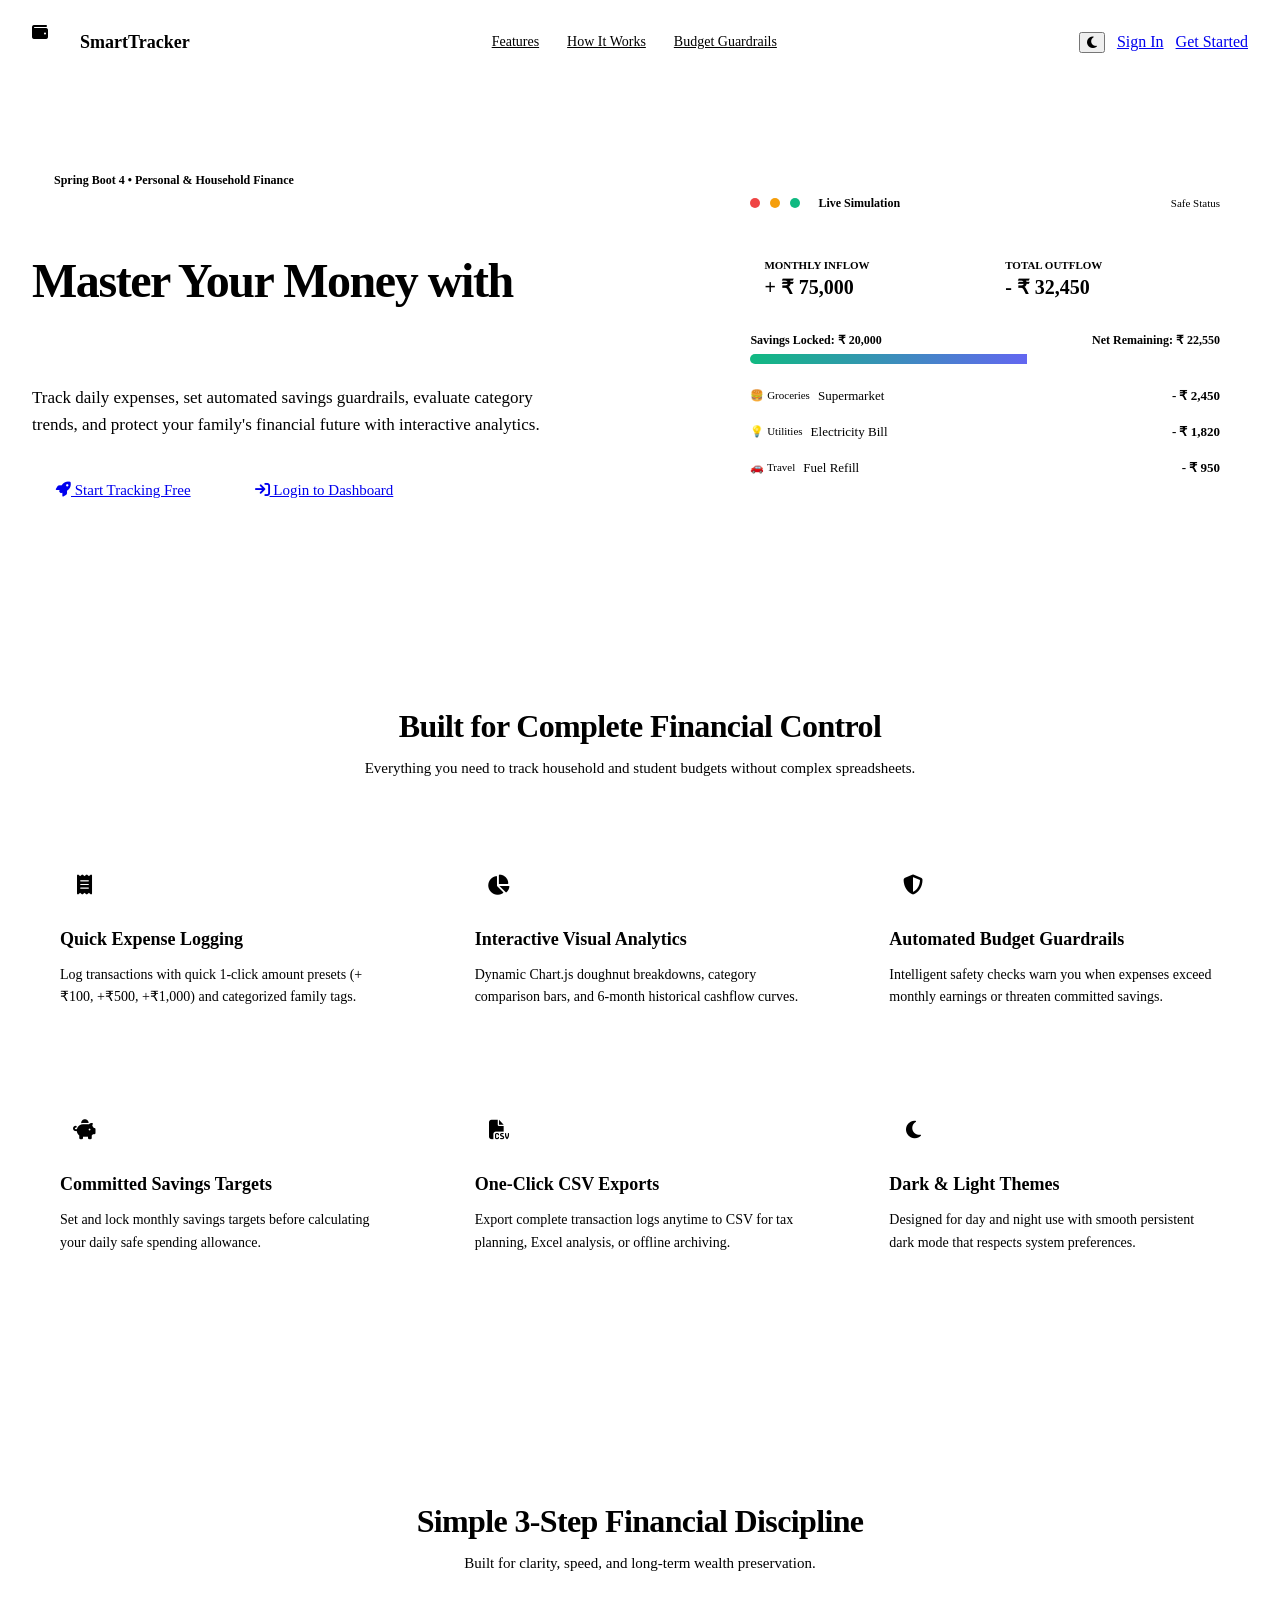
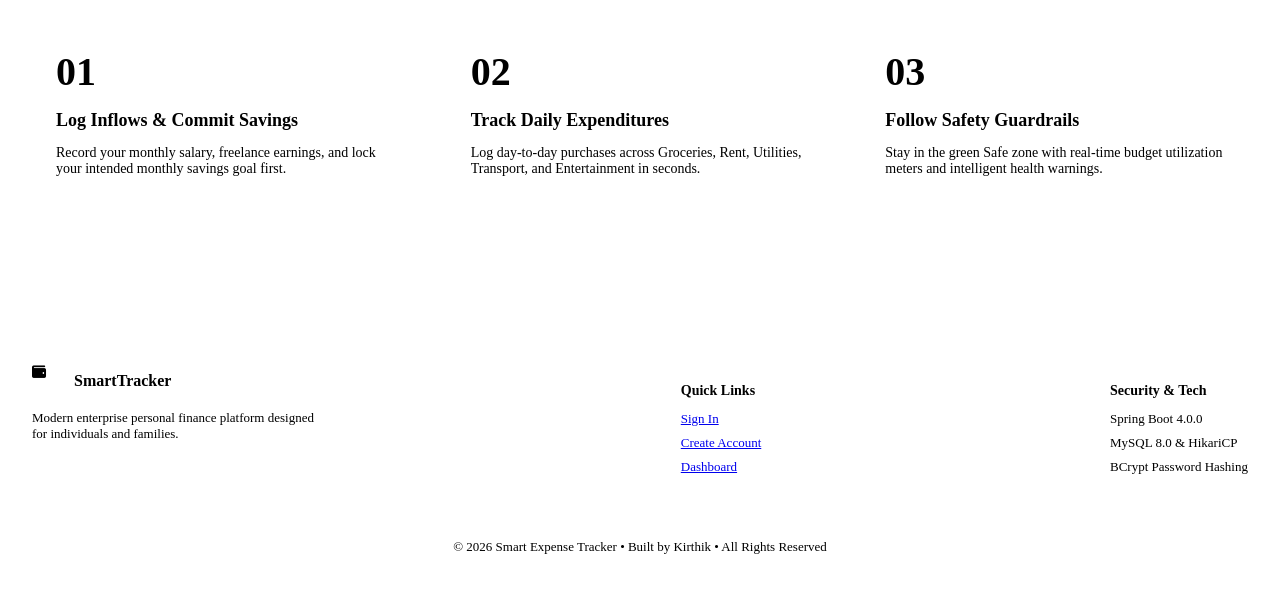
<file: src/main/resources/templates/index.html>
<!--
  Organization: Orbytes Global Solutions, Owner: Logaraj S, Created at: 2026-10-11
  Description: Modern high-converting fintech landing page with dark/light mode and interactive previews.
-->
<!DOCTYPE html>
<html xmlns:th="http://www.thymeleaf.org" lang="en">
<head>
  <meta charset="UTF-8">
  <meta name="viewport" content="width=device-width, initial-scale=1.0">
  <title>Smart Expense Tracker | Intelligent Family & Personal Finance</title>

  <!-- Google Fonts -->
  <link rel="preconnect" href="https://fonts.googleapis.com">
  <link rel="preconnect" href="https://fonts.gstatic.com" crossorigin>
  <link href="https://fonts.googleapis.com/css2?family=Inter:wght@300;400;500;600;700&family=Poppins:wght@600;700;800&display=swap" rel="stylesheet">

  <!-- FontAwesome 6 -->
  <link rel="stylesheet" href="https://cdnjs.cloudflare.com/ajax/libs/font-awesome/6.5.1/css/all.min.css">

  <!-- App Design Tokens -->
  <link rel="stylesheet" th:href="@{/css/app.css}">

  <!-- Inline Theme Initializer -->
  <script>
    (function() {
      const savedTheme = localStorage.getItem('theme') || 
        (window.matchMedia('(prefers-color-scheme: dark)').matches ? 'dark' : 'light');
      document.documentElement.setAttribute('data-theme', savedTheme);
    })();
  </script>

  <style>
    /* Landing-Specific Custom Enhancements */
    .landing-nav {
      position: sticky;
      top: 0;
      z-index: 1000;
      background: var(--bg-surface);
      backdrop-filter: blur(12px);
      border-bottom: 1px solid var(--border-color);
      padding: 16px 0;
      transition: all var(--transition-normal);
    }
    .landing-nav .nav-container {
      max-width: 1240px;
      margin: 0 auto;
      padding: 0 24px;
      display: flex;
      align-items: center;
      justify-content: space-between;
    }
    .landing-nav .nav-links {
      display: flex;
      align-items: center;
      gap: 28px;
    }
    .landing-nav .nav-link {
      font-size: 14px;
      font-weight: 500;
      color: var(--text-muted);
      transition: color var(--transition-fast);
    }
    .landing-nav .nav-link:hover {
      color: var(--primary-500);
    }

    /* Hero Section */
    .hero-wrap {
      background: radial-gradient(circle at 15% 20%, rgba(99, 102, 241, 0.16) 0%, transparent 45%),
                  radial-gradient(circle at 85% 70%, rgba(16, 185, 129, 0.14) 0%, transparent 45%),
                  radial-gradient(circle at 50% 50%, rgba(245, 158, 11, 0.08) 0%, transparent 50%),
                  var(--bg-app);
      border-bottom: 1px solid var(--border-color);
    }
    .hero-section {
      padding: 90px 24px 80px;
      max-width: 1240px;
      margin: 0 auto;
      display: grid;
      grid-template-columns: 1.1fr 0.9fr;
      align-items: center;
      gap: 48px;
    }
    .hero-badge {
      display: inline-flex;
      align-items: center;
      gap: 8px;
      padding: 6px 14px;
      border-radius: var(--radius-full);
      background: var(--primary-50);
      color: var(--primary-600);
      font-size: 12px;
      font-weight: 600;
      margin-bottom: 20px;
      border: 1px solid var(--primary-200);
    }
    .hero-title {
      font-size: 48px;
      line-height: 1.15;
      font-weight: 800;
      color: var(--text-main);
      margin-bottom: 20px;
      letter-spacing: -0.03em;
    }
    .hero-title span {
      background: linear-gradient(135deg, var(--primary-500), #8B5CF6);
      -webkit-background-clip: text;
      -webkit-text-fill-color: transparent;
    }
    .hero-description {
      font-size: 17px;
      color: var(--text-muted);
      line-height: 1.6;
      margin-bottom: 32px;
      max-width: 520px;
    }
    .hero-cta {
      display: flex;
      align-items: center;
      gap: 16px;
      flex-wrap: wrap;
    }

    /* Hero Interactive Preview Card */
    .preview-card {
      background: var(--bg-surface);
      border-radius: var(--radius-xl);
      border: 1px solid var(--border-color);
      box-shadow: var(--shadow-xl);
      padding: 28px;
      position: relative;
    }
    .preview-header {
      display: flex;
      align-items: center;
      justify-content: space-between;
      margin-bottom: 20px;
      padding-bottom: 14px;
      border-bottom: 1px solid var(--border-color);
    }

    /* Features Section */
    .features-section {
      padding: 90px 24px;
      background: var(--bg-surface-subtle);
      border-top: 1px solid var(--border-color);
      border-bottom: 1px solid var(--border-color);
    }
    .section-wrap {
      max-width: 1240px;
      margin: 0 auto;
    }
    .section-heading {
      text-align: center;
      max-width: 640px;
      margin: 0 auto 56px;
    }
    .section-heading h2 {
      font-size: 32px;
      font-weight: 700;
      margin-bottom: 12px;
      letter-spacing: -0.02em;
    }
    .section-heading p {
      color: var(--text-muted);
      font-size: 15px;
    }

    .features-grid {
      display: grid;
      grid-template-columns: repeat(auto-fit, minmax(320px, 1fr));
      gap: 28px;
    }
    .feature-card {
      background: var(--bg-surface);
      padding: 28px;
      border-radius: var(--radius-lg);
      border: 1px solid var(--border-color);
      box-shadow: var(--shadow-sm);
      transition: all var(--transition-normal);
    }
    .feature-card:hover {
      transform: translateY(-4px);
      box-shadow: var(--shadow-lg);
      border-color: var(--primary-500);
    }
    .feature-icon {
      width: 48px;
      height: 48px;
      border-radius: var(--radius-md);
      display: flex;
      align-items: center;
      justify-content: center;
      font-size: 20px;
      margin-bottom: 20px;
    }

    /* Steps Section */
    .steps-section {
      padding: 90px 24px;
    }
    .steps-grid {
      display: grid;
      grid-template-columns: repeat(auto-fit, minmax(280px, 1fr));
      gap: 28px;
    }
    .step-card {
      position: relative;
      padding: 24px;
      border-radius: var(--radius-lg);
      background: var(--bg-surface);
      border: 1px solid var(--border-color);
    }
    .step-number {
      font-size: 40px;
      font-weight: 800;
      color: var(--primary-200);
      line-height: 1;
      margin-bottom: 14px;
    }

    /* Footer */
    .landing-footer {
      background: var(--bg-surface);
      border-top: 1px solid var(--border-color);
      padding: 60px 24px 30px;
    }
    .footer-container {
      max-width: 1240px;
      margin: 0 auto;
      display: flex;
      justify-content: space-between;
      flex-wrap: wrap;
      gap: 32px;
    }
    .copyright-bar {
      max-width: 1240px;
      margin: 40px auto 0;
      padding-top: 24px;
      border-top: 1px solid var(--border-color);
      text-align: center;
      font-size: 13px;
      color: var(--text-muted);
    }

    @media (max-width: 900px) {
      .hero-section {
        grid-template-columns: 1fr;
        padding: 50px 20px;
      }
      .hero-title {
        font-size: 36px;
      }
      .landing-nav .nav-links {
        display: none;
      }
    }
  </style>
</head>
<body>

  <!-- Navigation Bar -->
  <nav class="landing-nav">
    <div class="nav-container">
      <div style="display: flex; align-items: center; gap: 12px;">
        <div class="brand-icon" style="width: 36px; height: 36px; font-size: 16px;">
          <i class="fas fa-wallet"></i>
        </div>
        <span style="font-family: var(--font-display); font-weight: 700; font-size: 18px; color: var(--text-main);">
          SmartTracker
        </span>
      </div>

      <div class="nav-links">
        <a href="#features" class="nav-link">Features</a>
        <a href="#how-it-works" class="nav-link">How It Works</a>
        <a href="#guardrails" class="nav-link">Budget Guardrails</a>
      </div>

      <div style="display: flex; align-items: center; gap: 12px;">
        <button class="theme-toggle-btn" onclick="toggleTheme()" title="Toggle Dark/Light Mode">
          <i class="fas fa-moon" id="themeIcon"></i>
        </button>
        <a href="/login" class="btn btn-outline btn-sm">Sign In</a>
        <a href="/register" class="btn btn-primary btn-sm">Get Started</a>
      </div>
    </div>
  </nav>

  <!-- Hero Section -->
  <div class="hero-wrap">
  <section class="hero-section">
    <div>
      <div class="hero-badge">
        <i class="fas fa-sparkles"></i>
        <span>Spring Boot 4 • Personal & Household Finance</span>
      </div>
      <h1 class="hero-title">
        Master Your Money with <span>Intelligent Expense Tracking</span>
      </h1>
      <p class="hero-description">
        Track daily expenses, set automated savings guardrails, evaluate category trends, 
        and protect your family's financial future with interactive analytics.
      </p>
      <div class="hero-cta">
        <a href="/register" class="btn btn-primary" style="padding: 12px 24px; font-size: 15px;">
          <i class="fas fa-rocket"></i> Start Tracking Free
        </a>
        <a href="/login" class="btn btn-outline" style="padding: 12px 24px; font-size: 15px;">
          <i class="fas fa-arrow-right-to-bracket"></i> Login to Dashboard
        </a>
      </div>
    </div>

    <!-- Interactive Live Preview Card -->
    <div class="preview-card">
      <div class="preview-header">
        <div style="display: flex; align-items: center; gap: 10px;">
          <div style="width: 10px; height: 10px; border-radius: 50%; background: #EF4444;"></div>
          <div style="width: 10px; height: 10px; border-radius: 50%; background: #F59E0B;"></div>
          <div style="width: 10px; height: 10px; border-radius: 50%; background: #10B981;"></div>
          <span style="font-size: 12px; color: var(--text-muted); margin-left: 8px; font-weight: 600;">Live Simulation</span>
        </div>
        <span class="category-pill" style="font-size: 11px;">Safe Status</span>
      </div>

      <!-- Mini KPI Simulation -->
      <div style="display: grid; grid-template-columns: 1fr 1fr; gap: 12px; margin-bottom: 20px;">
        <div style="background: var(--bg-surface-subtle); padding: 14px; border-radius: var(--radius-md);">
          <div style="font-size: 11px; color: var(--text-muted); text-transform: uppercase; font-weight: 600;">Monthly Inflow</div>
          <div style="font-size: 20px; font-weight: 700; color: var(--emerald-500); margin-top: 4px;">+ ₹ 75,000</div>
        </div>
        <div style="background: var(--bg-surface-subtle); padding: 14px; border-radius: var(--radius-md);">
          <div style="font-size: 11px; color: var(--text-muted); text-transform: uppercase; font-weight: 600;">Total Outflow</div>
          <div style="font-size: 20px; font-weight: 700; color: var(--rose-500); margin-top: 4px;">- ₹ 32,450</div>
        </div>
      </div>

      <!-- Budget Progress Simulation -->
      <div style="margin-bottom: 18px;">
        <div style="display: flex; justify-content: space-between; font-size: 12px; font-weight: 600; margin-bottom: 6px;">
          <span>Savings Locked: ₹ 20,000</span>
          <span style="color: var(--emerald-500);">Net Remaining: ₹ 22,550</span>
        </div>
        <div style="height: 10px; background: var(--bg-surface-subtle); border-radius: 5px; overflow: hidden;">
          <div style="height: 100%; width: 59%; background: linear-gradient(90deg, #10B981, #6366F1);"></div>
        </div>
      </div>

      <!-- Recent Transactions Simulation -->
      <div style="display: flex; flex-direction: column; gap: 8px;">
        <div style="display: flex; justify-content: space-between; align-items: center; font-size: 13px; padding: 6px 0; border-bottom: 1px solid var(--border-color);">
          <div style="display: flex; align-items: center; gap: 8px;">
            <span class="category-pill" style="font-size: 11px;">🍔 Groceries</span>
            <span>Supermarket</span>
          </div>
          <strong style="color: var(--rose-500);">- ₹ 2,450</strong>
        </div>
        <div style="display: flex; justify-content: space-between; align-items: center; font-size: 13px; padding: 6px 0; border-bottom: 1px solid var(--border-color);">
          <div style="display: flex; align-items: center; gap: 8px;">
            <span class="category-pill" style="font-size: 11px;">💡 Utilities</span>
            <span>Electricity Bill</span>
          </div>
          <strong style="color: var(--rose-500);">- ₹ 1,820</strong>
        </div>
        <div style="display: flex; justify-content: space-between; align-items: center; font-size: 13px; padding: 6px 0;">
          <div style="display: flex; align-items: center; gap: 8px;">
            <span class="category-pill" style="font-size: 11px;">🚗 Travel</span>
            <span>Fuel Refill</span>
          </div>
          <strong style="color: var(--rose-500);">- ₹ 950</strong>
        </div>
      </div>
    </div>
  </section>
  </div>

  <!-- Key Features Grid -->
  <section class="features-section" id="features">
    <div class="section-wrap">
      <div class="section-heading">
        <h2>Built for Complete Financial Control</h2>
        <p>Everything you need to track household and student budgets without complex spreadsheets.</p>
      </div>

      <div class="features-grid">
        <div class="feature-card">
          <div class="feature-icon" style="background: var(--primary-50); color: var(--primary-600);">
            <i class="fas fa-receipt"></i>
          </div>
          <h3 style="font-size: 18px; font-weight: 700; margin-bottom: 8px;">Quick Expense Logging</h3>
          <p style="font-size: 14px; color: var(--text-muted); line-height: 1.6;">
            Log transactions with quick 1-click amount presets (+₹100, +₹500, +₹1,000) and categorized family tags.
          </p>
        </div>

        <div class="feature-card">
          <div class="feature-icon" style="background: var(--emerald-50); color: var(--emerald-600);">
            <i class="fas fa-chart-pie"></i>
          </div>
          <h3 style="font-size: 18px; font-weight: 700; margin-bottom: 8px;">Interactive Visual Analytics</h3>
          <p style="font-size: 14px; color: var(--text-muted); line-height: 1.6;">
            Dynamic Chart.js doughnut breakdowns, category comparison bars, and 6-month historical cashflow curves.
          </p>
        </div>

        <div class="feature-card">
          <div class="feature-icon" style="background: var(--amber-50); color: var(--amber-600);">
            <i class="fas fa-shield-alt"></i>
          </div>
          <h3 style="font-size: 18px; font-weight: 700; margin-bottom: 8px;">Automated Budget Guardrails</h3>
          <p style="font-size: 14px; color: var(--text-muted); line-height: 1.6;">
            Intelligent safety checks warn you when expenses exceed monthly earnings or threaten committed savings.
          </p>
        </div>

        <div class="feature-card">
          <div class="feature-icon" style="background: var(--rose-50); color: var(--rose-600);">
            <i class="fas fa-piggy-bank"></i>
          </div>
          <h3 style="font-size: 18px; font-weight: 700; margin-bottom: 8px;">Committed Savings Targets</h3>
          <p style="font-size: 14px; color: var(--text-muted); line-height: 1.6;">
            Set and lock monthly savings targets before calculating your daily safe spending allowance.
          </p>
        </div>

        <div class="feature-card">
          <div class="feature-icon" style="background: var(--sky-50); color: var(--sky-500);">
            <i class="fas fa-file-csv"></i>
          </div>
          <h3 style="font-size: 18px; font-weight: 700; margin-bottom: 8px;">One-Click CSV Exports</h3>
          <p style="font-size: 14px; color: var(--text-muted); line-height: 1.6;">
            Export complete transaction logs anytime to CSV for tax planning, Excel analysis, or offline archiving.
          </p>
        </div>

        <div class="feature-card">
          <div class="feature-icon" style="background: var(--primary-50); color: var(--primary-600);">
            <i class="fas fa-moon"></i>
          </div>
          <h3 style="font-size: 18px; font-weight: 700; margin-bottom: 8px;">Dark & Light Themes</h3>
          <p style="font-size: 14px; color: var(--text-muted); line-height: 1.6;">
            Designed for day and night use with smooth persistent dark mode that respects system preferences.
          </p>
        </div>
      </div>
    </div>
  </section>

  <!-- How It Works Section -->
  <section class="steps-section" id="how-it-works">
    <div class="section-wrap">
      <div class="section-heading">
        <h2>Simple 3-Step Financial Discipline</h2>
        <p>Built for clarity, speed, and long-term wealth preservation.</p>
      </div>

      <div class="steps-grid">
        <div class="step-card">
          <div class="step-number">01</div>
          <h3 style="font-size: 18px; font-weight: 700; margin-bottom: 8px;">Log Inflows & Commit Savings</h3>
          <p style="font-size: 14px; color: var(--text-muted);">
            Record your monthly salary, freelance earnings, and lock your intended monthly savings goal first.
          </p>
        </div>

        <div class="step-card">
          <div class="step-number">02</div>
          <h3 style="font-size: 18px; font-weight: 700; margin-bottom: 8px;">Track Daily Expenditures</h3>
          <p style="font-size: 14px; color: var(--text-muted);">
            Log day-to-day purchases across Groceries, Rent, Utilities, Transport, and Entertainment in seconds.
          </p>
        </div>

        <div class="step-card">
          <div class="step-number">03</div>
          <h3 style="font-size: 18px; font-weight: 700; margin-bottom: 8px;">Follow Safety Guardrails</h3>
          <p style="font-size: 14px; color: var(--text-muted);">
            Stay in the green Safe zone with real-time budget utilization meters and intelligent health warnings.
          </p>
        </div>
      </div>
    </div>
  </section>

  <!-- Footer -->
  <footer class="landing-footer">
    <div class="footer-container">
      <div>
        <div style="display: flex; align-items: center; gap: 10px; margin-bottom: 12px;">
          <div class="brand-icon" style="width: 32px; height: 32px; font-size: 14px;">
            <i class="fas fa-wallet"></i>
          </div>
          <strong style="font-size: 16px;">SmartTracker</strong>
        </div>
        <p style="font-size: 13px; color: var(--text-muted); max-width: 300px;">
          Modern enterprise personal finance platform designed for individuals and families.
        </p>
      </div>

      <div>
        <h4 style="font-size: 14px; font-weight: 700; margin-bottom: 12px;">Quick Links</h4>
        <div style="display: flex; flex-direction: column; gap: 8px; font-size: 13px;">
          <a href="/login">Sign In</a>
          <a href="/register">Create Account</a>
          <a href="/dashboard">Dashboard</a>
        </div>
      </div>

      <div>
        <h4 style="font-size: 14px; font-weight: 700; margin-bottom: 12px;">Security & Tech</h4>
        <div style="display: flex; flex-direction: column; gap: 8px; font-size: 13px; color: var(--text-muted);">
          <span>Spring Boot 4.0.0</span>
          <span>MySQL 8.0 & HikariCP</span>
          <span>BCrypt Password Hashing</span>
        </div>
      </div>
    </div>

    <div class="copyright-bar">
      &copy; 2026 Smart Expense Tracker • Built by Kirthik • All Rights Reserved
    </div>
  </footer>

  <script>
    function toggleTheme() {
      const currentTheme = document.documentElement.getAttribute('data-theme') || 'light';
      const newTheme = currentTheme === 'dark' ? 'light' : 'dark';
      document.documentElement.setAttribute('data-theme', newTheme);
      localStorage.setItem('theme', newTheme);
      updateThemeIcon(newTheme);
    }

    function updateThemeIcon(theme) {
      const icon = document.getElementById('themeIcon');
      if (icon) {
        icon.className = theme === 'dark' ? 'fas fa-sun' : 'fas fa-moon';
      }
    }

    document.addEventListener('DOMContentLoaded', () => {
      const currentTheme = document.documentElement.getAttribute('data-theme') || 'light';
      updateThemeIcon(currentTheme);
    });
  </script>
</body>
</html>
</file>
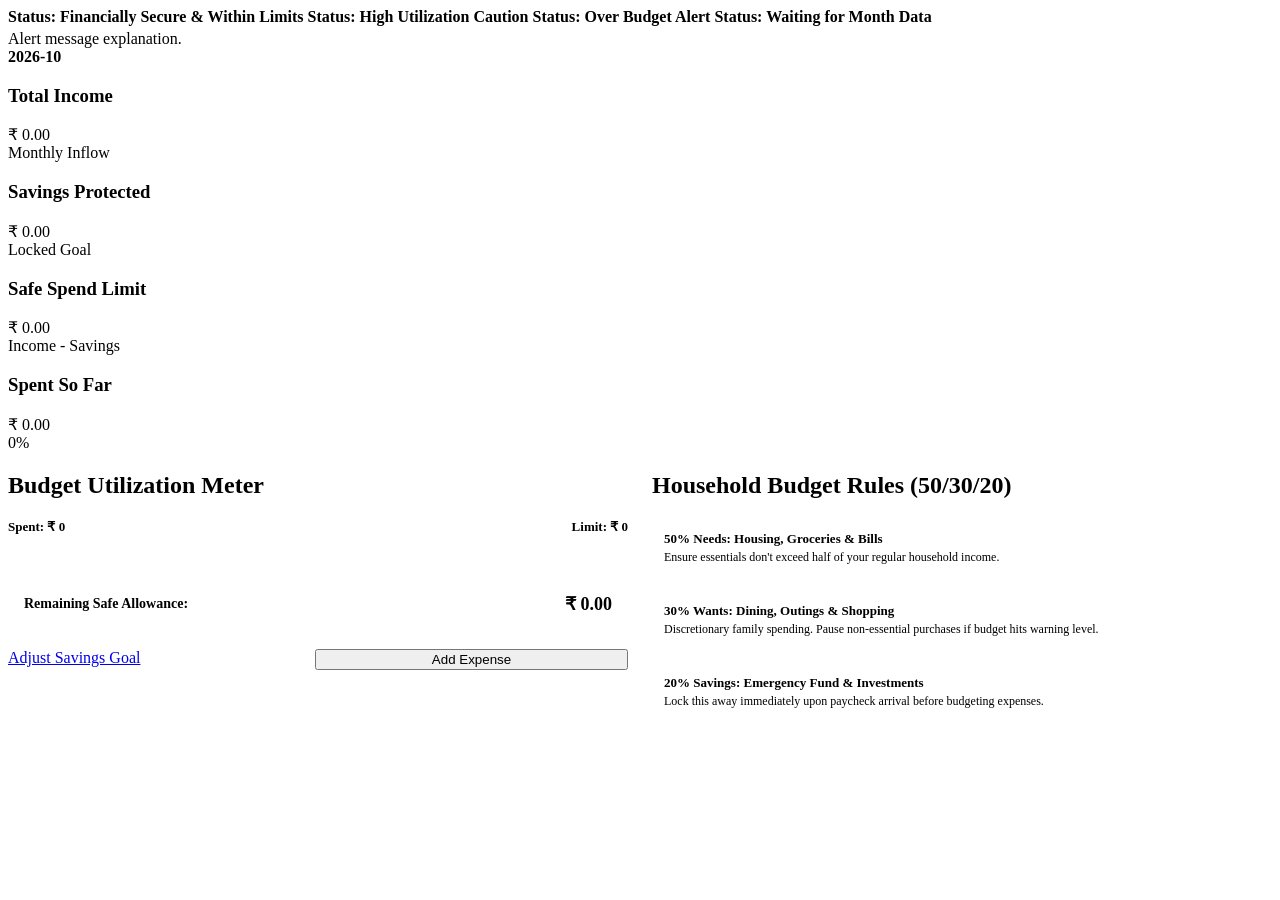
<file: src/main/resources/templates/budget.html>
<!--
  Organization: Orbytes Global Solutions, Owner: Logaraj S, Created at: 2026-10-11
  Description: Modern budget health, safety guardrails, and financial alerts dashboard.
-->
<!DOCTYPE html>
<html xmlns:th="http://www.thymeleaf.org" lang="en">
<head th:replace="~{fragments/layout :: head}"></head>
<body>
  <div class="app-layout" data-page="budget" th:with="activePage='budget', pageTitle='Budget Guardrails & Health', pageSubtitle='Ensure financial security with automated savings protection and alerts'">
    <aside th:replace="~{fragments/layout :: sidebar}"></aside>

    <div class="app-main">
      <header th:replace="~{fragments/layout :: topbar}"></header>

      <div class="page-container">
        <!-- Health Status Alert Card -->
        <div class="alert-banner" th:classappend="${alertType}">
          <i class="fas fa-shield-alt"></i>
          <div style="flex: 1;">
            <div style="font-size: 16px; font-weight: 700;">
              <span th:if="${alertType == 'success'}">Status: Financially Secure & Within Limits</span>
              <span th:if="${alertType == 'warning'}">Status: High Utilization Caution</span>
              <span th:if="${alertType == 'danger'}">Status: Over Budget Alert</span>
              <span th:if="${alertType == 'info'}">Status: Waiting for Month Data</span>
            </div>
            <div style="margin-top: 4px;" th:text="${message}">Alert message explanation.</div>
          </div>
          <span class="category-pill" style="font-weight: 700;" th:text="${month}">2026-10</span>
        </div>

        <!-- KPI Grid for Budget Overview -->
        <div class="kpi-grid">
          <div class="kpi-card kpi-income">
            <div class="kpi-meta">
              <h3>Total Income</h3>
              <div class="kpi-value" th:text="'₹ ' + ${#numbers.formatDecimal(income, 1, 'COMMA', 2, 'POINT')}">₹ 0.00</div>
              <div class="kpi-badge badge-success">
                <i class="fas fa-check"></i> Monthly Inflow
              </div>
            </div>
            <div class="kpi-icon-wrap">
              <i class="fas fa-hand-holding-usd"></i>
            </div>
          </div>

          <div class="kpi-card kpi-savings">
            <div class="kpi-meta">
              <h3>Savings Protected</h3>
              <div class="kpi-value" th:text="'₹ ' + ${#numbers.formatDecimal(savings, 1, 'COMMA', 2, 'POINT')}">₹ 0.00</div>
              <div class="kpi-badge badge-warning">
                <i class="fas fa-lock"></i> Locked Goal
              </div>
            </div>
            <div class="kpi-icon-wrap">
              <i class="fas fa-piggy-bank"></i>
            </div>
          </div>

          <div class="kpi-card kpi-balance">
            <div class="kpi-meta">
              <h3>Safe Spend Limit</h3>
              <div class="kpi-value" th:text="'₹ ' + ${#numbers.formatDecimal(available, 1, 'COMMA', 2, 'POINT')}">₹ 0.00</div>
              <div class="kpi-badge badge-info">
                <i class="fas fa-calculator"></i> Income - Savings
              </div>
            </div>
            <div class="kpi-icon-wrap">
              <i class="fas fa-scale-balanced"></i>
            </div>
          </div>

          <div class="kpi-card kpi-expense">
            <div class="kpi-meta">
              <h3>Spent So Far</h3>
              <div class="kpi-value" th:text="'₹ ' + ${#numbers.formatDecimal(expense, 1, 'COMMA', 2, 'POINT')}">₹ 0.00</div>
              <div class="kpi-badge" th:classappend="${expense > available ? 'badge-danger' : 'badge-info'}">
                <i class="fas fa-receipt"></i>
                <span th:text="${available > 0 ? #numbers.formatDecimal((expense / available) * 100, 1, 0) + '% Used' : '0% Used'}">0%</span>
              </div>
            </div>
            <div class="kpi-icon-wrap">
              <i class="fas fa-receipt"></i>
            </div>
          </div>
        </div>

        <!-- Budget Gauge & Daily Allowance -->
        <div style="display: grid; grid-template-columns: repeat(auto-fit, minmax(360px, 1fr)); gap: 24px;">
          <!-- Budget Utilization Card -->
          <div class="card">
            <div class="card-header">
              <h2><i class="fas fa-gauge-high"></i> Budget Utilization Meter</h2>
            </div>

            <div style="margin: 20px 0;">
              <div style="display: flex; justify-content: space-between; font-size: 13px; font-weight: 600; margin-bottom: 8px;">
                <span>Spent: <span th:text="'₹ ' + ${#numbers.formatDecimal(expense, 1, 'COMMA', 2, 'POINT')}">₹ 0</span></span>
                <span>Limit: <span th:text="'₹ ' + ${#numbers.formatDecimal(available, 1, 'COMMA', 2, 'POINT')}">₹ 0</span></span>
              </div>
              <div style="height: 14px; background: var(--bg-surface-subtle); border-radius: 7px; overflow: hidden; border: 1px solid var(--border-color);">
                <div th:style="'height: 100%; width: ' + ${available > 0 ? (expense / available) * 100 : 0} + '%; background: ' + ${expense > available ? 'var(--rose-500)' : (expense > available * 0.7 ? 'var(--amber-500)' : 'var(--emerald-500)')} + '; transition: width 0.5s ease;'"></div>
              </div>
            </div>

            <div style="background: var(--bg-surface-subtle); padding: 16px; border-radius: var(--radius-md); border: 1px solid var(--border-color);">
              <div style="display: flex; justify-content: space-between; align-items: center;">
                <span style="font-size: 14px; font-weight: 600;">Remaining Safe Allowance:</span>
                <strong style="font-size: 18px;" 
                        th:classappend="${available - expense >= 0 ? 'text-success' : 'text-danger'}" 
                        th:style="${available - expense >= 0 ? 'color: var(--emerald-500);' : 'color: var(--rose-500);'}"
                        th:text="'₹ ' + ${#numbers.formatDecimal(available - expense, 1, 'COMMA', 2, 'POINT')}">₹ 0.00</strong>
              </div>
            </div>

            <div style="margin-top: 18px; display: flex; gap: 10px;">
              <a href="/income" class="btn btn-primary btn-sm" style="flex: 1;">
                <i class="fas fa-piggy-bank"></i> Adjust Savings Goal
              </a>
              <button class="btn btn-outline btn-sm" style="flex: 1;" onclick="openModal('quickExpenseModal')">
                <i class="fas fa-plus"></i> Add Expense
              </button>
            </div>
          </div>

          <!-- Financial Rules & Smart Tips Card -->
          <div class="card">
            <div class="card-header">
              <h2><i class="fas fa-lightbulb"></i> Household Budget Rules (50/30/20)</h2>
            </div>
            <div style="display: flex; flex-direction: column; gap: 14px;">
              <div style="padding: 12px; background: var(--bg-surface-subtle); border-radius: var(--radius-md); border-left: 4px solid var(--primary-500);">
                <strong style="font-size: 13px; display: block; color: var(--primary-600);">50% Needs: Housing, Groceries & Bills</strong>
                <span style="font-size: 12px; color: var(--text-muted);">Ensure essentials don't exceed half of your regular household income.</span>
              </div>

              <div style="padding: 12px; background: var(--bg-surface-subtle); border-radius: var(--radius-md); border-left: 4px solid var(--amber-500);">
                <strong style="font-size: 13px; display: block; color: var(--amber-600);">30% Wants: Dining, Outings & Shopping</strong>
                <span style="font-size: 12px; color: var(--text-muted);">Discretionary family spending. Pause non-essential purchases if budget hits warning level.</span>
              </div>

              <div style="padding: 12px; background: var(--bg-surface-subtle); border-radius: var(--radius-md); border-left: 4px solid var(--emerald-500);">
                <strong style="font-size: 13px; display: block; color: var(--emerald-600);">20% Savings: Emergency Fund & Investments</strong>
                <span style="font-size: 12px; color: var(--text-muted);">Lock this away immediately upon paycheck arrival before budgeting expenses.</span>
              </div>
            </div>
          </div>
        </div>

      </div>
    </div>
  </div>

  <div th:replace="~{fragments/layout :: quickAddModals}"></div>
  <div th:replace="~{fragments/layout :: scripts}"></div>
</body>
</html>
</file>
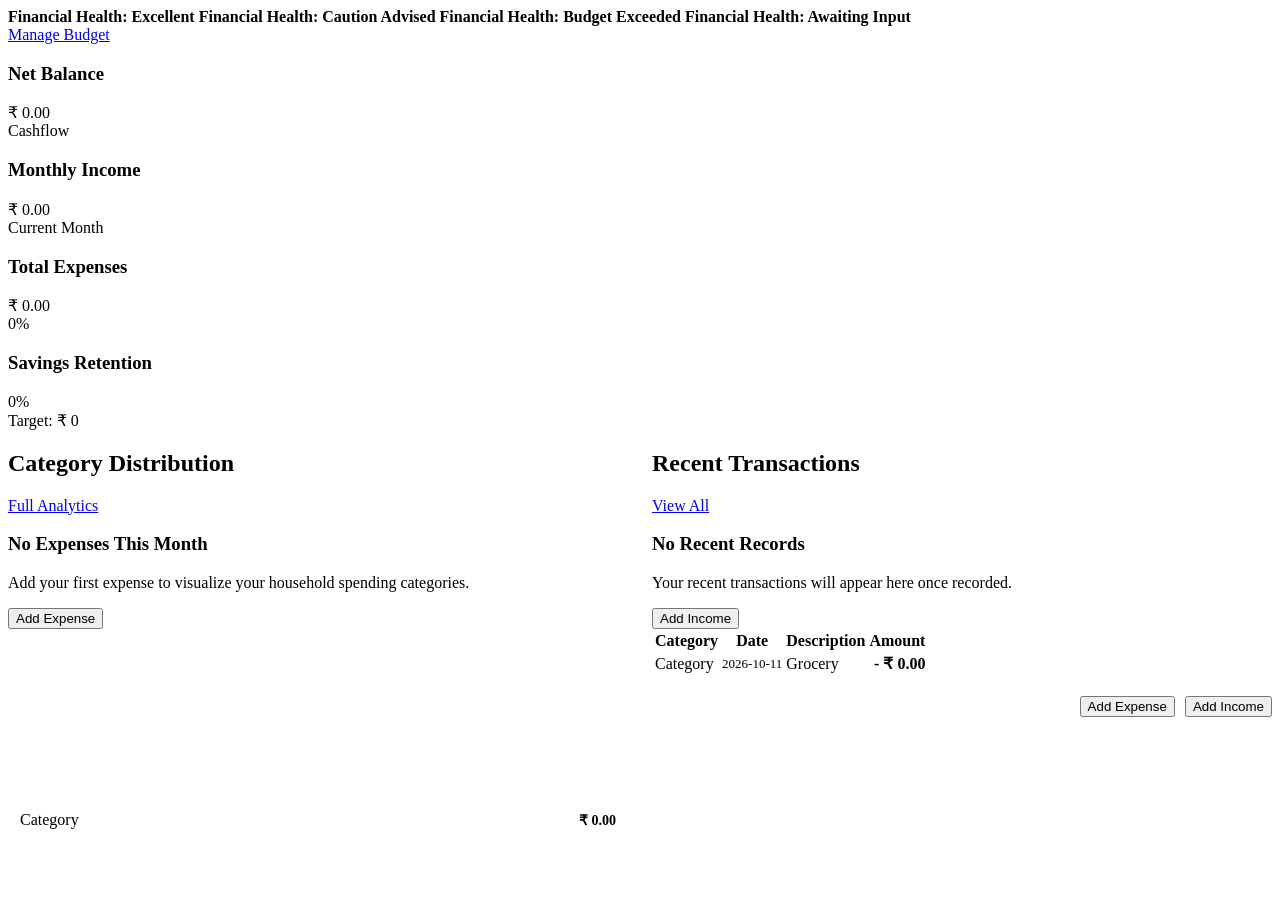
<file: src/main/resources/templates/dashboard.html>
<!--
  Organization: Orbytes Global Solutions, Owner: Logaraj S, Created at: 2026-10-11
  Description: Modern enterprise dashboard with live KPI cards, charts, and recent activity.
-->
<!DOCTYPE html>
<html xmlns:th="http://www.thymeleaf.org" lang="en">
<head th:replace="~{fragments/layout :: head}"></head>
<body>
  <div class="app-layout" data-page="dashboard" th:with="activePage='dashboard', pageTitle='Financial Dashboard', pageSubtitle='Welcome back, ' + ${session.user_name} + ' — Here is your monthly overview'">
    <!-- Sidebar Fragment -->
    <aside th:replace="~{fragments/layout :: sidebar}"></aside>

    <!-- Main Content Area -->
    <div class="app-main">
      <!-- Topbar Fragment -->
      <header th:replace="~{fragments/layout :: topbar}"></header>

      <div class="page-container">
        <!-- Health Alert Banner -->
        <div th:if="${budgetSummary != null}" 
             class="alert-banner" 
             th:classappend="${budgetSummary.alertType}">
          <i class="fas fa-shield-alt"></i>
          <div style="flex: 1;">
            <strong th:if="${budgetSummary.alertType == 'success'}">Financial Health: Excellent</strong>
            <strong th:if="${budgetSummary.alertType == 'warning'}">Financial Health: Caution Advised</strong>
            <strong th:if="${budgetSummary.alertType == 'danger'}">Financial Health: Budget Exceeded</strong>
            <strong th:if="${budgetSummary.alertType == 'info'}">Financial Health: Awaiting Input</strong>
            <span th:text="' — ' + ${budgetSummary.message}"></span>
          </div>
          <a href="/budget" class="btn btn-outline btn-sm">Manage Budget</a>
        </div>

        <!-- KPI Summary Cards -->
        <div class="kpi-grid">
          <!-- Balance Card -->
          <div class="kpi-card kpi-balance">
            <div class="kpi-meta">
              <h3>Net Balance</h3>
              <div class="kpi-value" th:text="'₹ ' + ${#numbers.formatDecimal(netBalance, 1, 'COMMA', 2, 'POINT')}">₹ 0.00</div>
              <div class="kpi-badge" th:classappend="${netBalance >= 0 ? 'badge-success' : 'badge-danger'}">
                <i th:class="${netBalance >= 0 ? 'fas fa-arrow-trend-up' : 'fas fa-arrow-trend-down'}"></i>
                <span th:text="${netBalance >= 0 ? 'Positive Cashflow' : 'Negative Deficit'}">Cashflow</span>
              </div>
            </div>
            <div class="kpi-icon-wrap">
              <i class="fas fa-wallet"></i>
            </div>
          </div>

          <!-- Income Card -->
          <div class="kpi-card kpi-income">
            <div class="kpi-meta">
              <h3>Monthly Income</h3>
              <div class="kpi-value" th:text="'₹ ' + ${#numbers.formatDecimal(totalIncome, 1, 'COMMA', 2, 'POINT')}">₹ 0.00</div>
              <div class="kpi-badge badge-success">
                <i class="fas fa-calendar-check"></i>
                <span th:text="${currentMonth}">Current Month</span>
              </div>
            </div>
            <div class="kpi-icon-wrap">
              <i class="fas fa-hand-holding-usd"></i>
            </div>
          </div>

          <!-- Expense Card -->
          <div class="kpi-card kpi-expense">
            <div class="kpi-meta">
              <h3>Total Expenses</h3>
              <div class="kpi-value" th:text="'₹ ' + ${#numbers.formatDecimal(totalExpense, 1, 'COMMA', 2, 'POINT')}">₹ 0.00</div>
              <div class="kpi-badge" th:classappend="${totalExpense > totalIncome ? 'badge-danger' : 'badge-info'}">
                <i class="fas fa-credit-card"></i>
                <span th:text="${totalIncome > 0 ? #numbers.formatDecimal((totalExpense / totalIncome) * 100, 1, 0) + '% of Income' : '0% of Income'}">0%</span>
              </div>
            </div>
            <div class="kpi-icon-wrap">
              <i class="fas fa-receipt"></i>
            </div>
          </div>

          <!-- Savings Rate Card -->
          <div class="kpi-card kpi-savings">
            <div class="kpi-meta">
              <h3>Savings Retention</h3>
              <div class="kpi-value" th:text="${savingsRate} + '%'">0%</div>
              <div class="kpi-badge badge-warning">
                <i class="fas fa-bullseye"></i>
                <span th:text="'Target: ₹ ' + ${#numbers.formatDecimal(savingsGoal, 1, 'COMMA', 0, 'POINT')}">Target: ₹ 0</span>
              </div>
            </div>
            <div class="kpi-icon-wrap">
              <i class="fas fa-piggy-bank"></i>
            </div>
          </div>
        </div>

        <!-- 2-Column Analytics & Recent Activity Grid -->
        <div style="display: grid; grid-template-columns: repeat(auto-fit, minmax(400px, 1fr)); gap: 24px;">
          <!-- Category Spending Breakdown Chart -->
          <div class="card">
            <div class="card-header">
              <h2><i class="fas fa-chart-pie"></i> Category Distribution</h2>
              <a href="/expense_evaluation" class="btn btn-outline btn-sm">Full Analytics</a>
            </div>

            <div th:if="${categoryLabels.empty}" class="empty-state">
              <i class="fas fa-chart-simple"></i>
              <h3>No Expenses This Month</h3>
              <p>Add your first expense to visualize your household spending categories.</p>
              <button class="btn btn-primary btn-sm" onclick="openModal('quickExpenseModal')">
                <i class="fas fa-plus"></i> Add Expense
              </button>
            </div>

            <div th:unless="${categoryLabels.empty}">
              <div style="position: relative; max-width: 320px; margin: 0 auto 20px;">
                <canvas id="categoryChart"></canvas>
              </div>

              <!-- Top Categories Pills -->
              <div style="display: flex; flex-direction: column; gap: 10px; margin-top: 15px;">
                <div th:each="cat : ${categorySummaries}" 
                     style="display: flex; align-items: center; justify-content: space-between; padding: 8px 12px; background: var(--bg-surface-subtle); border-radius: var(--radius-md);">
                  <div style="display: flex; align-items: center; gap: 10px;">
                    <span class="category-pill" th:text="${cat.category}">Category</span>
                  </div>
                  <strong style="font-size: 14px;" th:text="'₹ ' + ${#numbers.formatDecimal(cat.total, 1, 'COMMA', 2, 'POINT')}">₹ 0.00</strong>
                </div>
              </div>
            </div>
          </div>

          <!-- Recent Transactions -->
          <div class="card">
            <div class="card-header">
              <h2><i class="fas fa-clock-rotate-left"></i> Recent Transactions</h2>
              <a href="/expense" class="btn btn-outline btn-sm">View All</a>
            </div>

            <div th:if="${recentExpenses.empty}" class="empty-state">
              <i class="fas fa-receipt"></i>
              <h3>No Recent Records</h3>
              <p>Your recent transactions will appear here once recorded.</p>
              <button class="btn btn-emerald btn-sm" onclick="openModal('quickIncomeModal')">
                <i class="fas fa-plus"></i> Add Income
              </button>
            </div>

            <div th:unless="${recentExpenses.empty}" class="table-responsive">
              <table class="table-modern">
                <thead>
                  <tr>
                    <th>Category</th>
                    <th>Date</th>
                    <th>Description</th>
                    <th style="text-align: right;">Amount</th>
                  </tr>
                </thead>
                <tbody>
                  <tr th:each="exp : ${recentExpenses}">
                    <td>
                      <span class="category-pill" th:text="${exp.category}">Category</span>
                    </td>
                    <td style="color: var(--text-muted); font-size: 13px;" th:text="${exp.expenseDate}">2026-10-11</td>
                    <td style="max-width: 140px; overflow: hidden; text-overflow: ellipsis; white-space: nowrap;" 
                        th:text="${exp.description != null && !exp.description.blank ? exp.description : '—'}">Grocery</td>
                    <td style="text-align: right; font-weight: 600; color: var(--rose-500);" 
                        th:text="'- ₹ ' + ${#numbers.formatDecimal(exp.amount, 1, 'COMMA', 2, 'POINT')}">- ₹ 0.00</td>
                  </tr>
                </tbody>
              </table>
            </div>

            <!-- Quick Action Links -->
            <div style="display: flex; gap: 10px; margin-top: 20px; justify-content: flex-end;">
              <button class="btn btn-primary btn-sm" onclick="openModal('quickExpenseModal')">
                <i class="fas fa-plus"></i> Add Expense
              </button>
              <button class="btn btn-emerald btn-sm" onclick="openModal('quickIncomeModal')">
                <i class="fas fa-plus"></i> Add Income
              </button>
            </div>
          </div>
        </div>

      </div>
    </div>
  </div>

  <!-- Reusable Modals & Scripts -->
  <div th:replace="~{fragments/layout :: quickAddModals}"></div>
  <div th:replace="~{fragments/layout :: scripts}"></div>

  <!-- Dashboard Category Chart Script -->
  <script th:inline="javascript">
    const catLabels = /*[[${categoryLabels}]]*/ [];
    const catValues = /*[[${categoryValues}]]*/ [];

    if (catLabels && catLabels.length > 0) {
      const ctx = document.getElementById('categoryChart').getContext('2d');
      new Chart(ctx, {
        type: 'doughnut',
        data: {
          labels: catLabels,
          datasets: [{
            data: catValues,
            backgroundColor: [
              '#6366F1', '#10B981', '#F43F5E', '#F59E0B', '#0EA5E9',
              '#8B5CF6', '#EC4899', '#14B8A6', '#F97316', '#64748B'
            ],
            borderWidth: 2,
            borderColor: 'var(--bg-surface)'
          }]
        },
        options: {
          responsive: true,
          plugins: {
            legend: {
              position: 'bottom',
              labels: {
                boxWidth: 12,
                padding: 14,
                font: { family: 'Inter', size: 12 }
              }
            }
          },
          cutout: '70%'
        }
      });
    }
  </script>
</body>
</html>
</file>
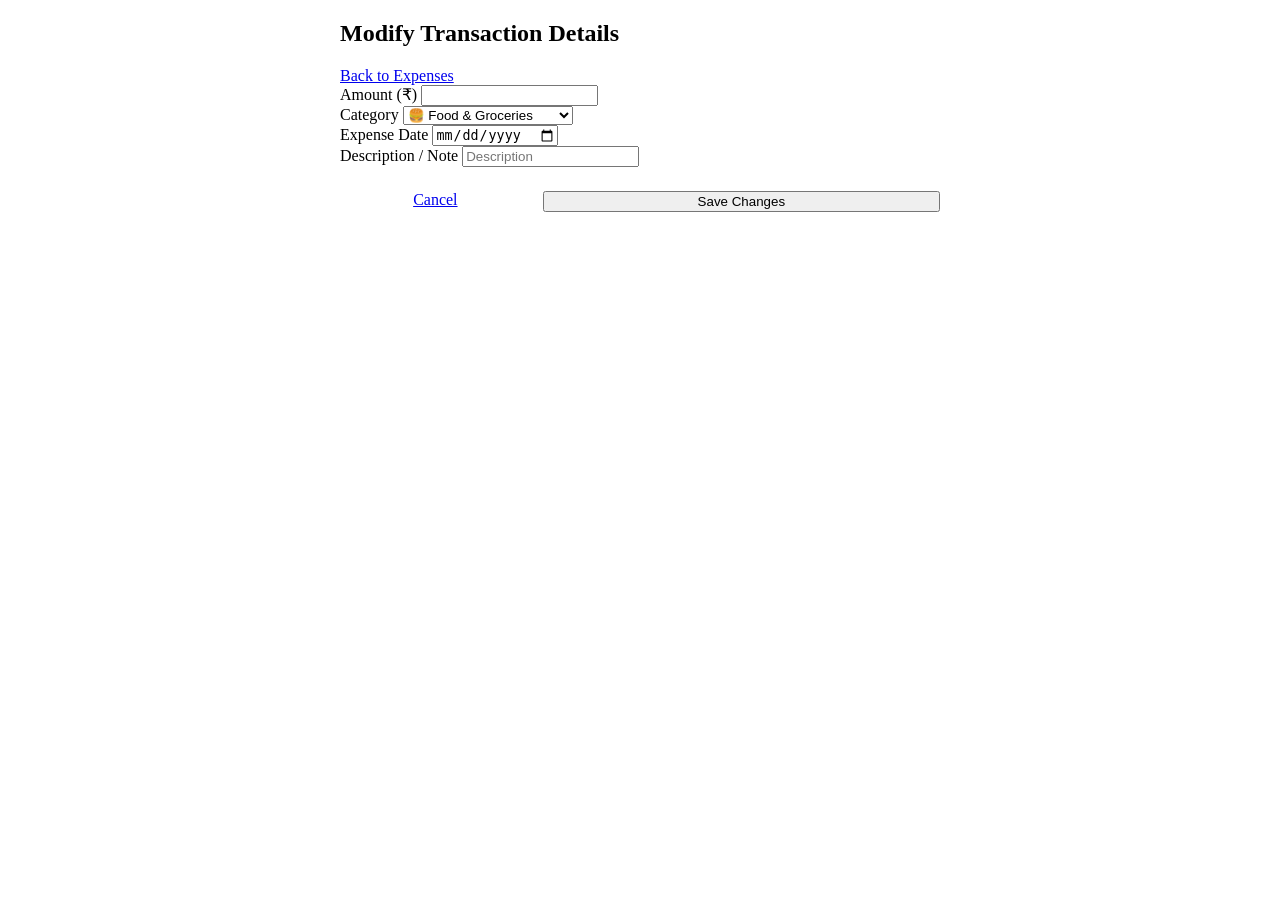
<file: src/main/resources/templates/edit_expense.html>
<!--
  Organization: Orbytes Global Solutions, Owner: Logaraj S, Created at: 2026-10-11
  Description: Modern edit expense page adhering to fintech design tokens.
-->
<!DOCTYPE html>
<html xmlns:th="http://www.thymeleaf.org" lang="en">
<head th:replace="~{fragments/layout :: head}"></head>
<body>
  <div class="app-layout" data-page="expense" th:with="activePage='expense', pageTitle='Edit Expense Record', pageSubtitle='Update the details for transaction #' + ${data.expenseId}">
    <aside th:replace="~{fragments/layout :: sidebar}"></aside>

    <div class="app-main">
      <header th:replace="~{fragments/layout :: topbar}"></header>

      <div class="page-container">
        <div class="card" style="max-width: 600px; margin: 0 auto;">
          <div class="card-header">
            <h2><i class="fas fa-edit"></i> Modify Transaction Details</h2>
            <a href="/expense" class="btn btn-outline btn-sm">
              <i class="fas fa-arrow-left"></i> Back to Expenses
            </a>
          </div>

          <form method="POST" th:action="@{'/edit_expense/' + ${data.expenseId}}">
            <div class="form-group">
              <label class="form-label">Amount (₹)</label>
              <input type="number" step="0.01" min="0.01" name="amount" class="form-control" 
                     th:value="${data.amount}" required>
            </div>

            <div class="form-group">
              <label class="form-label">Category</label>
              <select name="category" class="form-control" required>
                <option value="Food & Groceries" th:selected="${data.category == 'Food & Groceries' || data.category == 'Food'}">🍔 Food & Groceries</option>
                <option value="Transport & Travel" th:selected="${data.category == 'Transport & Travel' || data.category == 'Travel'}">🚗 Transport & Travel</option>
                <option value="Rent & Housing" th:selected="${data.category == 'Rent & Housing' || data.category == 'Rent'}">🏠 Rent & Housing</option>
                <option value="Bills & Utilities" th:selected="${data.category == 'Bills & Utilities'}">💡 Bills & Utilities</option>
                <option value="Healthcare & Medical" th:selected="${data.category == 'Healthcare & Medical'}">🩺 Healthcare & Medical</option>
                <option value="Education & Kids" th:selected="${data.category == 'Education & Kids'}">🎓 Education & Kids</option>
                <option value="Entertainment" th:selected="${data.category == 'Entertainment'}">🎬 Entertainment</option>
                <option value="Shopping & Personal" th:selected="${data.category == 'Shopping & Personal'}">🛍️ Shopping & Personal</option>
                <option value="Others" th:selected="${data.category == 'Others'}">📦 Others</option>
              </select>
            </div>

            <div class="form-group">
              <label class="form-label">Expense Date</label>
              <input type="date" name="date" class="form-control" 
                     th:value="${data.expenseDate}" required>
            </div>

            <div class="form-group">
              <label class="form-label">Description / Note</label>
              <input type="text" name="description" class="form-control" 
                     th:value="${data.description}" placeholder="Description">
            </div>

            <div style="display: flex; gap: 12px; margin-top: 24px;">
              <a href="/expense" class="btn btn-outline" style="flex: 1; text-align: center;">Cancel</a>
              <button type="submit" class="btn btn-primary" style="flex: 2;">
                <i class="fas fa-check"></i> Save Changes
              </button>
            </div>
          </form>
        </div>
      </div>
    </div>
  </div>

  <div th:replace="~{fragments/layout :: quickAddModals}"></div>
  <div th:replace="~{fragments/layout :: scripts}"></div>
</body>
</html>
</file>
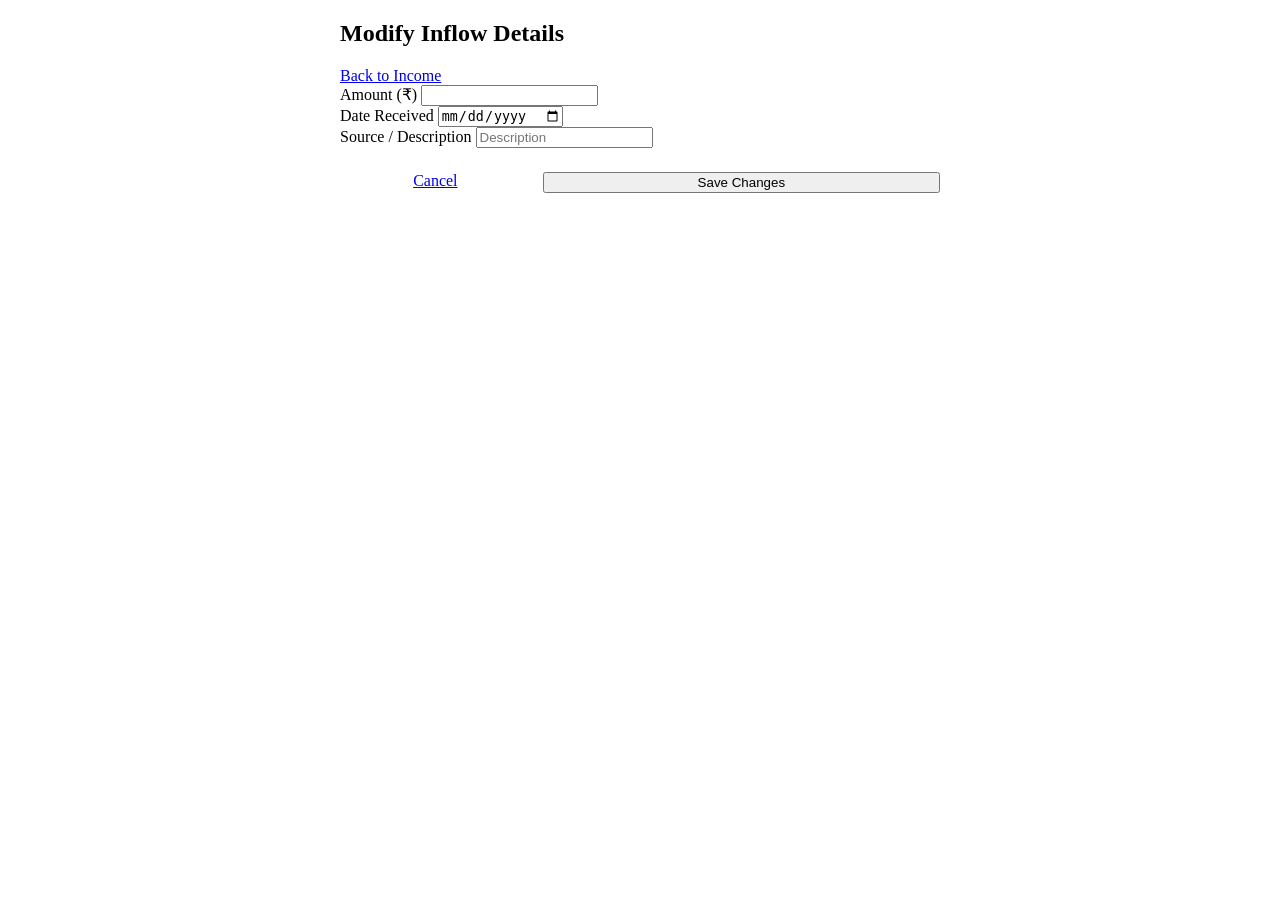
<file: src/main/resources/templates/edit_income.html>
<!--
  Organization: Orbytes Global Solutions, Owner: Logaraj S, Created at: 2026-10-11
  Description: Modern edit income page adhering to fintech design tokens.
-->
<!DOCTYPE html>
<html xmlns:th="http://www.thymeleaf.org" lang="en">
<head th:replace="~{fragments/layout :: head}"></head>
<body>
  <div class="app-layout" data-page="income" th:with="activePage='income', pageTitle='Edit Income Record', pageSubtitle='Update the details for inflow #' + ${data.incomeId}">
    <aside th:replace="~{fragments/layout :: sidebar}"></aside>

    <div class="app-main">
      <header th:replace="~{fragments/layout :: topbar}"></header>

      <div class="page-container">
        <div class="card" style="max-width: 600px; margin: 0 auto;">
          <div class="card-header">
            <h2><i class="fas fa-edit"></i> Modify Inflow Details</h2>
            <a href="/income" class="btn btn-outline btn-sm">
              <i class="fas fa-arrow-left"></i> Back to Income
            </a>
          </div>

          <form method="POST" th:action="@{'/edit_income/' + ${data.incomeId}}">
            <div class="form-group">
              <label class="form-label">Amount (₹)</label>
              <input type="number" step="0.01" min="0.01" name="amount" class="form-control" 
                     th:value="${data.amount}" required>
            </div>

            <div class="form-group">
              <label class="form-label">Date Received</label>
              <input type="date" name="date" class="form-control" 
                     th:value="${data.incomeDate}" required>
            </div>

            <div class="form-group">
              <label class="form-label">Source / Description</label>
              <input type="text" name="description" class="form-control" 
                     th:value="${data.description}" placeholder="Description" required>
            </div>

            <div style="display: flex; gap: 12px; margin-top: 24px;">
              <a href="/income" class="btn btn-outline" style="flex: 1; text-align: center;">Cancel</a>
              <button type="submit" class="btn btn-emerald" style="flex: 2;">
                <i class="fas fa-check"></i> Save Changes
              </button>
            </div>
          </form>
        </div>
      </div>
    </div>
  </div>

  <div th:replace="~{fragments/layout :: quickAddModals}"></div>
  <div th:replace="~{fragments/layout :: scripts}"></div>
</body>
</html>
</file>
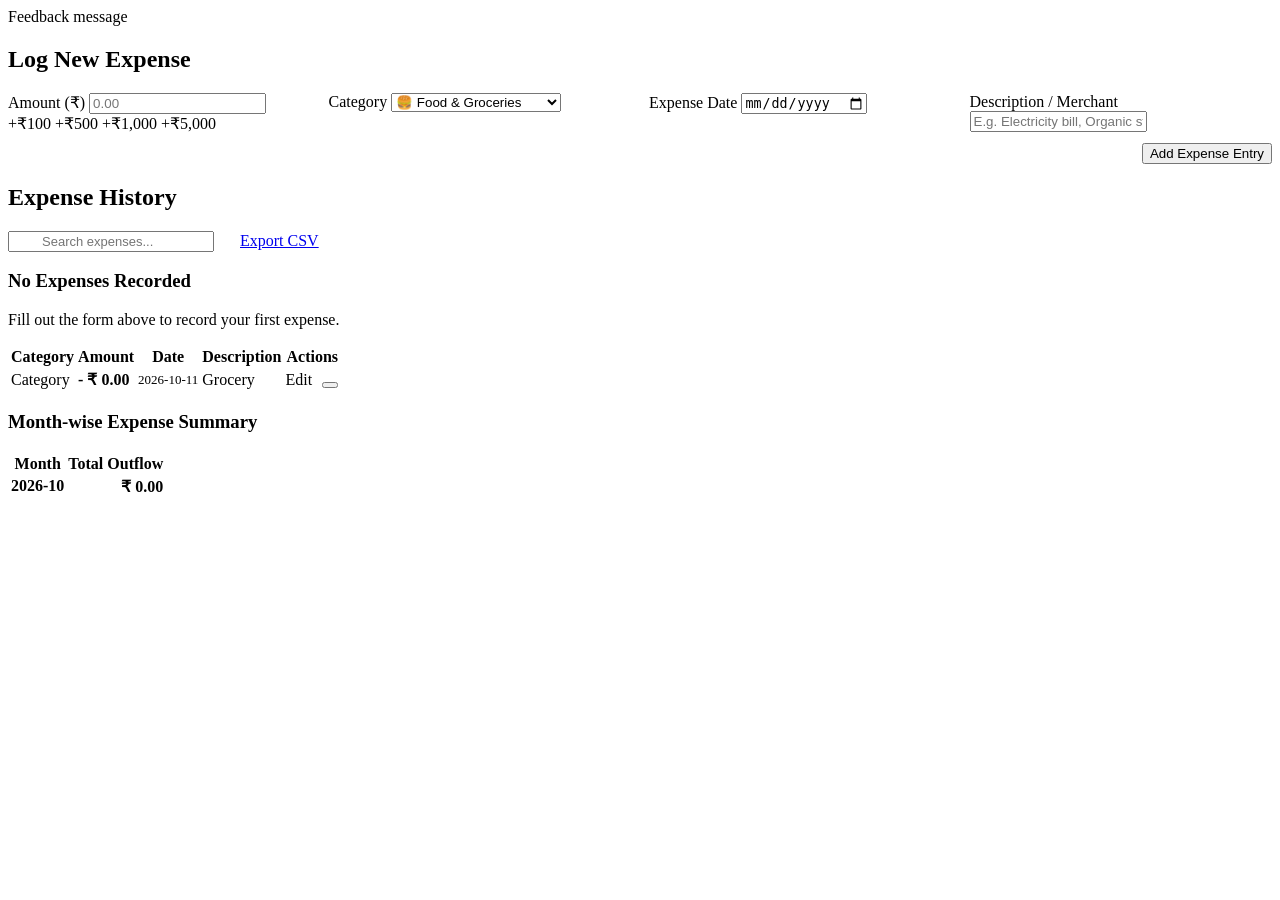
<file: src/main/resources/templates/expense.html>
<!--
  Organization: Orbytes Global Solutions, Owner: Logaraj S, Created at: 2026-10-11
  Description: Modern enterprise expense management page with quick presets, search, and CSV export.
-->
<!DOCTYPE html>
<html xmlns:th="http://www.thymeleaf.org" lang="en">
<head th:replace="~{fragments/layout :: head}"></head>
<body>
  <div class="app-layout" data-page="expense" th:with="activePage='expense', pageTitle='Expense Management', pageSubtitle='Track, categorize, and control your household expenditures'">
    <aside th:replace="~{fragments/layout :: sidebar}"></aside>

    <div class="app-main">
      <header th:replace="~{fragments/layout :: topbar}"></header>

      <div class="page-container">
        <!-- Feedback Flash Message -->
        <div th:if="${message}" 
             class="alert-banner"
             th:classappend="${message.contains('exceeds') ? 'danger' : 'success'}">
          <i th:class="${message.contains('exceeds') ? 'fas fa-triangle-exclamation' : 'fas fa-circle-check'}"></i>
          <span th:text="${message}">Feedback message</span>
        </div>

        <!-- Add Expense Card -->
        <div class="card">
          <div class="card-header">
            <h2><i class="fas fa-plus-circle"></i> Log New Expense</h2>
          </div>

          <form method="POST" action="/expense" id="addExpenseForm">
            <div style="display: grid; grid-template-columns: repeat(auto-fit, minmax(220px, 1fr)); gap: 18px;">
              <div class="form-group">
                <label class="form-label">Amount (₹)</label>
                <input type="number" step="0.01" min="0.01" name="amount" id="mainExpAmount" class="form-control" placeholder="0.00" required>
                <div class="quick-amounts">
                  <span class="btn-preset" onclick="addAmount('mainExpAmount', 100)">+₹100</span>
                  <span class="btn-preset" onclick="addAmount('mainExpAmount', 500)">+₹500</span>
                  <span class="btn-preset" onclick="addAmount('mainExpAmount', 1000)">+₹1,000</span>
                  <span class="btn-preset" onclick="addAmount('mainExpAmount', 5000)">+₹5,000</span>
                </div>
              </div>

              <div class="form-group">
                <label class="form-label">Category</label>
                <select name="category" class="form-control" required>
                  <option value="Food & Groceries">🍔 Food & Groceries</option>
                  <option value="Transport & Travel">🚗 Transport & Travel</option>
                  <option value="Rent & Housing">🏠 Rent & Housing</option>
                  <option value="Bills & Utilities">💡 Bills & Utilities</option>
                  <option value="Healthcare & Medical">🩺 Healthcare & Medical</option>
                  <option value="Education & Kids">🎓 Education & Kids</option>
                  <option value="Entertainment">🎬 Entertainment</option>
                  <option value="Shopping & Personal">🛍️ Shopping & Personal</option>
                  <option value="Others">📦 Others</option>
                </select>
              </div>

              <div class="form-group">
                <label class="form-label">Expense Date</label>
                <input type="date" name="date" class="form-control auto-today-date" required>
              </div>

              <div class="form-group">
                <label class="form-label">Description / Merchant</label>
                <input type="text" name="description" class="form-control" placeholder="E.g. Electricity bill, Organic store">
              </div>
            </div>

            <div style="display: flex; justify-content: flex-end; margin-top: 10px;">
              <button type="submit" class="btn btn-primary">
                <i class="fas fa-check"></i> Add Expense Entry
              </button>
            </div>
          </form>
        </div>

        <!-- Expense History Table Card -->
        <div class="card">
          <div class="card-header">
            <h2><i class="fas fa-list-check"></i> Expense History</h2>
            <div style="display: flex; align-items: center; gap: 12px;">
              <!-- Quick Search -->
              <div style="position: relative; width: 220px;">
                <input type="text" id="expenseSearchInput" class="form-control" 
                       placeholder="Search expenses..." 
                       onkeyup="filterTable('expenseSearchInput', 'expenseTable')"
                       style="padding-left: 32px; font-size: 13px;">
                <i class="fas fa-search" style="position: absolute; left: 10px; top: 12px; color: var(--text-muted); font-size: 13px;"></i>
              </div>

              <!-- Export CSV -->
              <a href="/expense/export" class="btn btn-outline btn-sm" title="Download spreadsheet">
                <i class="fas fa-file-csv"></i> Export CSV
              </a>
            </div>
          </div>

          <div th:if="${expenses.empty}" class="empty-state">
            <i class="fas fa-receipt"></i>
            <h3>No Expenses Recorded</h3>
            <p>Fill out the form above to record your first expense.</p>
          </div>

          <div th:unless="${expenses.empty}" class="table-responsive">
            <table class="table-modern" id="expenseTable">
              <thead>
                <tr>
                  <th>Category</th>
                  <th>Amount</th>
                  <th>Date</th>
                  <th>Description</th>
                  <th style="text-align: right;">Actions</th>
                </tr>
              </thead>
              <tbody>
                <tr th:each="exp : ${expenses}">
                  <td>
                    <span class="category-pill" th:text="${exp.category}">Category</span>
                  </td>
                  <td style="font-weight: 700; color: var(--rose-500);" 
                      th:text="'- ₹ ' + ${#numbers.formatDecimal(exp.amount, 1, 'COMMA', 2, 'POINT')}">- ₹ 0.00</td>
                  <td style="color: var(--text-muted); font-size: 13px;" th:text="${exp.expenseDate}">2026-10-11</td>
                  <td th:text="${exp.description != null && !exp.description.blank ? exp.description : '—'}">Grocery</td>
                  <td style="text-align: right;">
                    <a th:href="@{'/edit_expense/' + ${exp.expenseId}}" class="btn btn-outline btn-sm" style="margin-right: 6px;">
                      <i class="fas fa-edit"></i> Edit
                    </a>
                    <button class="btn btn-danger btn-sm" 
                            th:onclick="'confirmDelete(\'/delete_expense/' + ${exp.expenseId} + '\', \'expense entry\')'">
                      <i class="fas fa-trash"></i>
                    </button>
                  </td>
                </tr>
              </tbody>
            </table>
          </div>
        </div>

        <!-- Monthly Summaries Overview -->
        <div class="card" th:unless="${monthlyExpense.empty}">
          <div class="card-header">
            <h3><i class="fas fa-calendar-alt"></i> Month-wise Expense Summary</h3>
          </div>
          <div class="table-responsive">
            <table class="table-modern">
              <thead>
                <tr>
                  <th>Month</th>
                  <th style="text-align: right;">Total Outflow</th>
                </tr>
              </thead>
              <tbody>
                <tr th:each="m : ${monthlyExpense}">
                  <td>
                    <strong th:text="${m.month}">2026-10</strong>
                  </td>
                  <td style="text-align: right; font-weight: 700; color: var(--rose-500);" 
                      th:text="'₹ ' + ${#numbers.formatDecimal(m.totalExpense, 1, 'COMMA', 2, 'POINT')}">₹ 0.00</td>
                </tr>
              </tbody>
            </table>
          </div>
        </div>

      </div>
    </div>
  </div>

  <div th:replace="~{fragments/layout :: quickAddModals}"></div>
  <div th:replace="~{fragments/layout :: scripts}"></div>
</body>
</html>
</file>
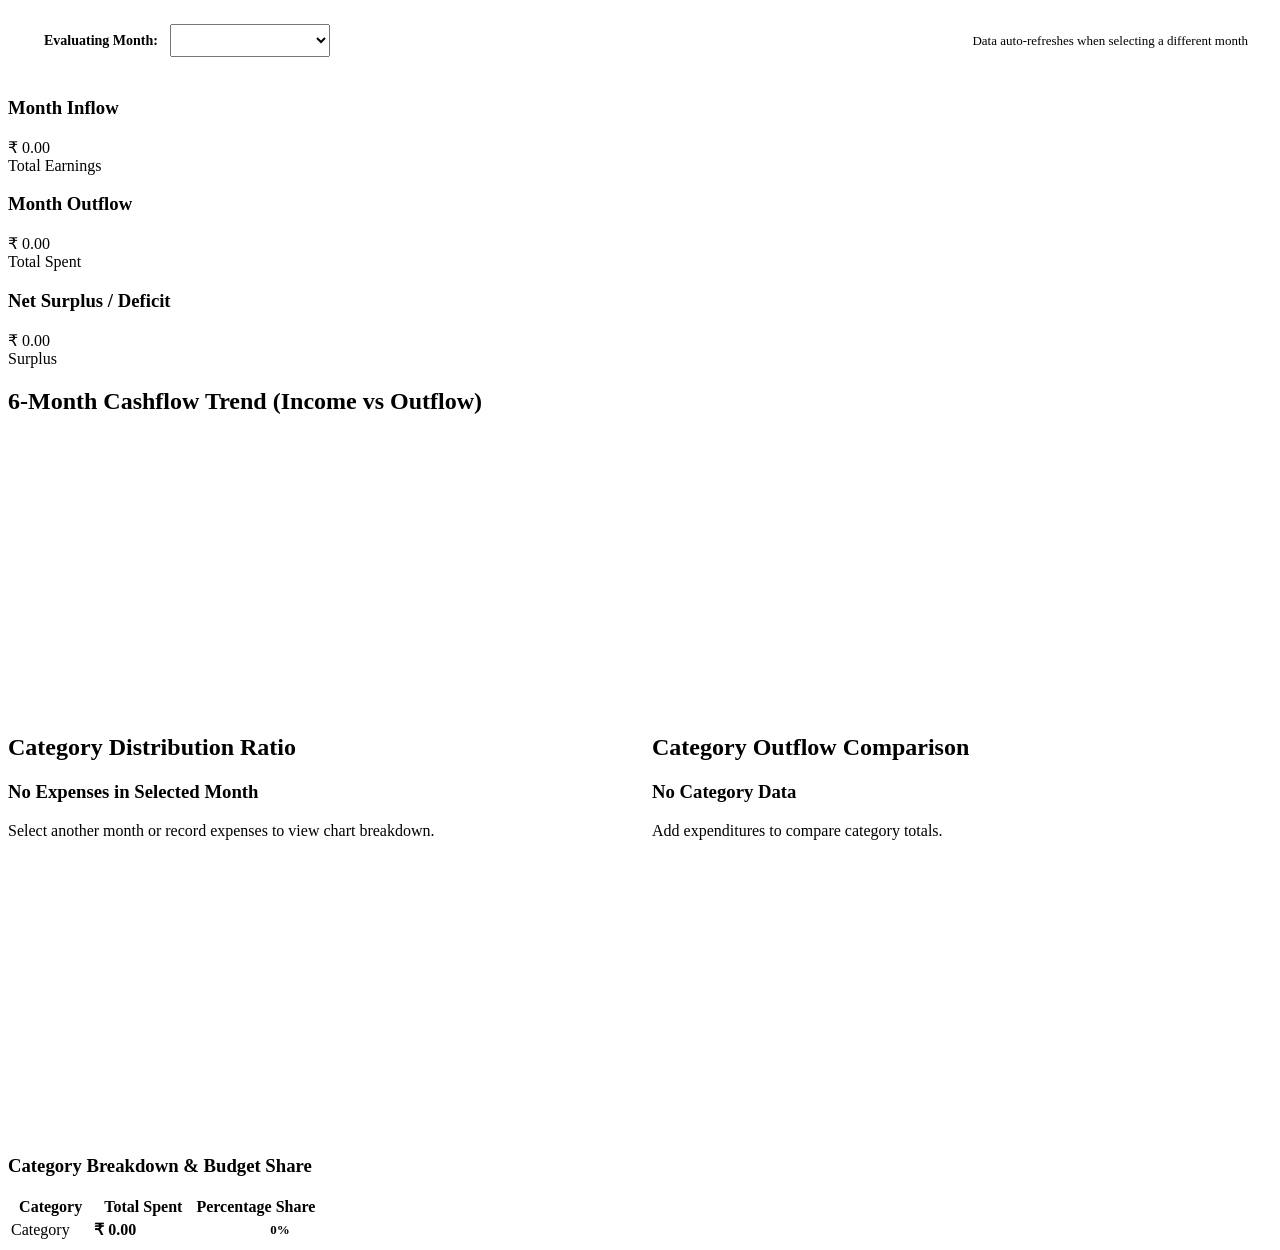
<file: src/main/resources/templates/expense_evaluation.html>
<!--
  Organization: Orbytes Global Solutions, Owner: Logaraj S, Created at: 2026-10-11
  Description: Interactive analytics page with 6-month trends, doughnut distribution, and category rankings.
-->
<!DOCTYPE html>
<html xmlns:th="http://www.thymeleaf.org" lang="en">
<head th:replace="~{fragments/layout :: head}"></head>
<body>
  <div class="app-layout" data-page="evaluation" th:with="activePage='evaluation', pageTitle='Financial Analytics & Insights', pageSubtitle='Visual intelligence into your spending habits, trends, and budget distribution'">
    <aside th:replace="~{fragments/layout :: sidebar}"></aside>

    <div class="app-main">
      <header th:replace="~{fragments/layout :: topbar}"></header>

      <div class="page-container">
        <!-- Month Selector Bar -->
        <div class="card" style="padding: 16px 24px; margin-bottom: 24px;">
          <form method="get" action="/expense_evaluation" style="display: flex; align-items: center; justify-content: space-between; flex-wrap: wrap; gap: 14px;">
            <div style="display: flex; align-items: center; gap: 12px;">
              <i class="fas fa-calendar-alt" style="color: var(--primary-500); font-size: 18px;"></i>
              <strong style="font-size: 14px;">Evaluating Month:</strong>
              <select name="month" class="form-control" onchange="this.form.submit()" style="width: auto; min-width: 160px; padding: 7px 12px;">
                <option th:each="m : ${months}" 
                        th:value="${m}" 
                        th:text="${m}" 
                        th:selected="${m == selectedMonth}"></option>
              </select>
            </div>
            <div style="font-size: 13px; color: var(--text-muted);">
              Data auto-refreshes when selecting a different month
            </div>
          </form>
        </div>

        <!-- Month KPI Stats -->
        <div class="kpi-grid">
          <div class="kpi-card kpi-income">
            <div class="kpi-meta">
              <h3>Month Inflow</h3>
              <div class="kpi-value" th:text="'₹ ' + ${#numbers.formatDecimal(monthlyIncome, 1, 'COMMA', 2, 'POINT')}">₹ 0.00</div>
              <div class="kpi-badge badge-success">
                <i class="fas fa-arrow-down"></i> Total Earnings
              </div>
            </div>
            <div class="kpi-icon-wrap">
              <i class="fas fa-hand-holding-usd"></i>
            </div>
          </div>

          <div class="kpi-card kpi-expense">
            <div class="kpi-meta">
              <h3>Month Outflow</h3>
              <div class="kpi-value" th:text="'₹ ' + ${#numbers.formatDecimal(totalExpense, 1, 'COMMA', 2, 'POINT')}">₹ 0.00</div>
              <div class="kpi-badge badge-danger">
                <i class="fas fa-arrow-up"></i> Total Spent
              </div>
            </div>
            <div class="kpi-icon-wrap">
              <i class="fas fa-receipt"></i>
            </div>
          </div>

          <div class="kpi-card kpi-balance">
            <div class="kpi-meta">
              <h3>Net Surplus / Deficit</h3>
              <div class="kpi-value" th:text="'₹ ' + ${#numbers.formatDecimal(balance, 1, 'COMMA', 2, 'POINT')}">₹ 0.00</div>
              <div class="kpi-badge" th:classappend="${balance >= 0 ? 'badge-success' : 'badge-danger'}">
                <i th:class="${balance >= 0 ? 'fas fa-shield-halved' : 'fas fa-triangle-exclamation'}"></i>
                <span th:text="${balance >= 0 ? 'Surplus Saved' : 'Overspent'}">Surplus</span>
              </div>
            </div>
            <div class="kpi-icon-wrap">
              <i class="fas fa-coins"></i>
            </div>
          </div>
        </div>

        <!-- 6-Month Cashflow Trend Chart -->
        <div class="card">
          <div class="card-header">
            <h2><i class="fas fa-chart-line"></i> 6-Month Cashflow Trend (Income vs Outflow)</h2>
          </div>
          <div style="height: 280px; position: relative;">
            <canvas id="trendLineChart"></canvas>
          </div>
        </div>

        <!-- Category Distribution & Rankings -->
        <div style="display: grid; grid-template-columns: repeat(auto-fit, minmax(380px, 1fr)); gap: 24px;">
          <!-- Doughnut Chart Card -->
          <div class="card">
            <div class="card-header">
              <h2><i class="fas fa-chart-pie"></i> Category Distribution Ratio</h2>
            </div>
            <div th:if="${categoryLabels.empty}" class="empty-state">
              <i class="fas fa-chart-pie"></i>
              <h3>No Expenses in Selected Month</h3>
              <p>Select another month or record expenses to view chart breakdown.</p>
            </div>
            <div th:unless="${categoryLabels.empty}" style="max-width: 320px; margin: 0 auto; position: relative;">
              <canvas id="doughnutChart"></canvas>
            </div>
          </div>

          <!-- Category Spending Bar Chart -->
          <div class="card">
            <div class="card-header">
              <h2><i class="fas fa-bars-progress"></i> Category Outflow Comparison</h2>
            </div>
            <div th:if="${categoryLabels.empty}" class="empty-state">
              <i class="fas fa-chart-bar"></i>
              <h3>No Category Data</h3>
              <p>Add expenditures to compare category totals.</p>
            </div>
            <div th:unless="${categoryLabels.empty}" style="height: 280px; position: relative;">
              <canvas id="categoryBarChart"></canvas>
            </div>
          </div>
        </div>

        <!-- Category Breakdown Detail Table -->
        <div class="card" th:unless="${categorySummaries.empty}">
          <div class="card-header">
            <h3><i class="fas fa-table-list"></i> Category Breakdown & Budget Share</h3>
          </div>
          <div class="table-responsive">
            <table class="table-modern">
              <thead>
                <tr>
                  <th>Category</th>
                  <th>Total Spent</th>
                  <th>Percentage Share</th>
                </tr>
              </thead>
              <tbody>
                <tr th:each="cat : ${categorySummaries}">
                  <td>
                    <span class="category-pill" th:text="${cat.category}">Category</span>
                  </td>
                  <td style="font-weight: 700; color: var(--rose-500);" 
                      th:text="'₹ ' + ${#numbers.formatDecimal(cat.total, 1, 'COMMA', 2, 'POINT')}">₹ 0.00</td>
                  <td style="width: 40%;">
                    <div style="display: flex; align-items: center; gap: 12px;">
                      <div style="flex: 1; height: 8px; background: var(--bg-surface-subtle); border-radius: 4px; overflow: hidden;">
                        <div style="height: 100%; background: linear-gradient(90deg, var(--primary-500), var(--rose-500));" 
                             th:styleappend="'width: ' + ${totalExpense > 0 ? (cat.total / totalExpense) * 100 : 0} + '%;'"></div>
                      </div>
                      <span style="font-size: 13px; font-weight: 600; min-width: 45px;" 
                            th:text="${totalExpense > 0 ? #numbers.formatDecimal((cat.total / totalExpense) * 100, 1, 1) + '%' : '0%'}">0%</span>
                    </div>
                  </td>
                </tr>
              </tbody>
            </table>
          </div>
        </div>

      </div>
    </div>
  </div>

  <div th:replace="~{fragments/layout :: quickAddModals}"></div>
  <div th:replace="~{fragments/layout :: scripts}"></div>

  <!-- Chart.js Setup Scripts -->
  <script th:inline="javascript">
    const catLabels = /*[[${categoryLabels}]]*/ [];
    const catValues = /*[[${categoryValues}]]*/ [];
    const trendMonths = /*[[${trendMonths}]]*/ [];
    const trendIncomes = /*[[${trendIncomes}]]*/ [];
    const trendExpenses = /*[[${trendExpenses}]]*/ [];

    const palette = [
      '#6366F1', '#10B981', '#F43F5E', '#F59E0B', '#0EA5E9',
      '#8B5CF6', '#EC4899', '#14B8A6', '#F97316', '#64748B'
    ];

    // 1. Trend Line Chart
    if (trendMonths && trendMonths.length > 0) {
      new Chart(document.getElementById('trendLineChart'), {
        type: 'line',
        data: {
          labels: trendMonths,
          datasets: [
            {
              label: 'Income (₹)',
              data: trendIncomes,
              borderColor: '#10B981',
              backgroundColor: 'rgba(16, 185, 129, 0.1)',
              tension: 0.35,
              fill: true,
              pointRadius: 4
            },
            {
              label: 'Expense (₹)',
              data: trendExpenses,
              borderColor: '#F43F5E',
              backgroundColor: 'rgba(244, 63, 94, 0.08)',
              tension: 0.35,
              fill: true,
              pointRadius: 4
            }
          ]
        },
        options: {
          responsive: true,
          maintainAspectRatio: false,
          plugins: {
            legend: { position: 'top', labels: { font: { family: 'Inter' } } }
          },
          scales: {
            y: { beginAtZero: true, grid: { color: 'rgba(0,0,0,0.05)' } },
            x: { grid: { display: false } }
          }
        }
      });
    }

    // 2. Doughnut Chart
    if (catLabels && catLabels.length > 0) {
      new Chart(document.getElementById('doughnutChart'), {
        type: 'doughnut',
        data: {
          labels: catLabels,
          datasets: [{
            data: catValues,
            backgroundColor: palette,
            borderWidth: 2,
            borderColor: 'var(--bg-surface)'
          }]
        },
        options: {
          responsive: true,
          plugins: {
            legend: { position: 'bottom', labels: { boxWidth: 12, padding: 12 } }
          },
          cutout: '68%'
        }
      });

      // 3. Bar Chart
      new Chart(document.getElementById('categoryBarChart'), {
        type: 'bar',
        data: {
          labels: catLabels,
          datasets: [{
            label: 'Amount (₹)',
            data: catValues,
            backgroundColor: palette.slice(0, catLabels.length),
            borderRadius: 6
          }]
        },
        options: {
          responsive: true,
          maintainAspectRatio: false,
          plugins: { legend: { display: false } },
          scales: {
            y: { beginAtZero: true, grid: { color: 'rgba(0,0,0,0.05)' } },
            x: { grid: { display: false } }
          }
        }
      });
    }
  </script>
</body>
</html>
</file>
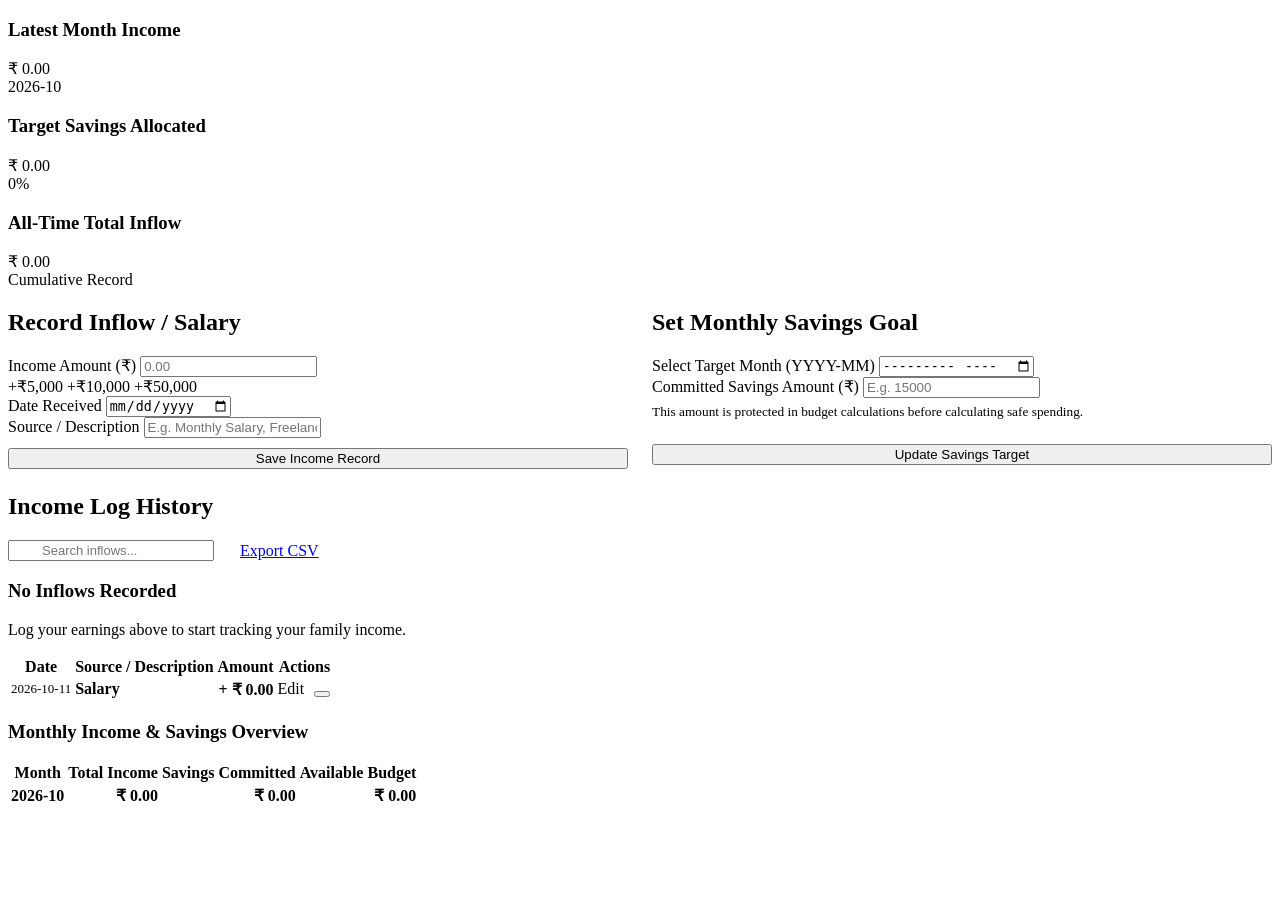
<file: src/main/resources/templates/income.html>
<!--
  Organization: Orbytes Global Solutions, Owner: Logaraj S, Created at: 2026-10-11
  Description: Modern enterprise income & savings management page with quick presets, search, and CSV export.
-->
<!DOCTYPE html>
<html xmlns:th="http://www.thymeleaf.org" lang="en">
<head th:replace="~{fragments/layout :: head}"></head>
<body>
  <div class="app-layout" data-page="income" th:with="activePage='income', pageTitle='Income & Savings Management', pageSubtitle='Record earnings, monitor inflows, and commit to savings targets'">
    <aside th:replace="~{fragments/layout :: sidebar}"></aside>

    <div class="app-main">
      <header th:replace="~{fragments/layout :: topbar}"></header>

      <div class="page-container">
        <!-- KPI Summary Cards -->
        <div class="kpi-grid">
          <div class="kpi-card kpi-income">
            <div class="kpi-meta">
              <h3>Latest Month Income</h3>
              <div class="kpi-value" th:text="'₹ ' + ${#numbers.formatDecimal(latestTotal, 1, 'COMMA', 2, 'POINT')}">₹ 0.00</div>
              <div class="kpi-badge badge-success">
                <i class="fas fa-calendar-alt"></i>
                <span th:text="${latestMonth != null ? latestMonth : 'No Data'}">2026-10</span>
              </div>
            </div>
            <div class="kpi-icon-wrap">
              <i class="fas fa-hand-holding-usd"></i>
            </div>
          </div>

          <div class="kpi-card kpi-savings">
            <div class="kpi-meta">
              <h3>Target Savings Allocated</h3>
              <div class="kpi-value" th:text="'₹ ' + ${#numbers.formatDecimal(savingsAmount, 1, 'COMMA', 2, 'POINT')}">₹ 0.00</div>
              <div class="kpi-badge badge-warning">
                <i class="fas fa-bullseye"></i>
                <span th:text="${latestTotal > 0 ? #numbers.formatDecimal((savingsAmount / latestTotal) * 100, 1, 0) + '% of Income' : '0% of Income'}">0%</span>
              </div>
            </div>
            <div class="kpi-icon-wrap">
              <i class="fas fa-piggy-bank"></i>
            </div>
          </div>

          <div class="kpi-card kpi-balance">
            <div class="kpi-meta">
              <h3>All-Time Total Inflow</h3>
              <div class="kpi-value" th:text="'₹ ' + ${#numbers.formatDecimal(totalAllTime, 1, 'COMMA', 2, 'POINT')}">₹ 0.00</div>
              <div class="kpi-badge badge-info">
                <i class="fas fa-coins"></i>
                <span>Cumulative Record</span>
              </div>
            </div>
            <div class="kpi-icon-wrap">
              <i class="fas fa-vault"></i>
            </div>
          </div>
        </div>

        <div style="display: grid; grid-template-columns: repeat(auto-fit, minmax(360px, 1fr)); gap: 24px;">
          <!-- Add Income Card -->
          <div class="card">
            <div class="card-header">
              <h2><i class="fas fa-plus-circle"></i> Record Inflow / Salary</h2>
            </div>
            <form method="POST" action="/income" id="mainIncomeForm">
              <div class="form-group">
                <label class="form-label">Income Amount (₹)</label>
                <input type="number" step="0.01" min="0.01" name="amount" id="mainIncAmount" class="form-control" placeholder="0.00" required>
                <div class="quick-amounts">
                  <span class="btn-preset" onclick="addAmount('mainIncAmount', 5000)">+₹5,000</span>
                  <span class="btn-preset" onclick="addAmount('mainIncAmount', 10000)">+₹10,000</span>
                  <span class="btn-preset" onclick="addAmount('mainIncAmount', 50000)">+₹50,000</span>
                </div>
              </div>
              <div class="form-group">
                <label class="form-label">Date Received</label>
                <input type="date" name="date" class="form-control auto-today-date" required>
              </div>
              <div class="form-group">
                <label class="form-label">Source / Description</label>
                <input type="text" name="description" class="form-control" placeholder="E.g. Monthly Salary, Freelance project, Rental income" required>
              </div>
              <button type="submit" class="btn btn-emerald" style="width: 100%; margin-top: 10px;">
                <i class="fas fa-check"></i> Save Income Record
              </button>
            </form>
          </div>

          <!-- Savings Target Allocation Card -->
          <div class="card">
            <div class="card-header">
              <h2><i class="fas fa-bullseye"></i> Set Monthly Savings Goal</h2>
            </div>
            <form method="POST" action="/save_savings">
              <div class="form-group">
                <label class="form-label">Select Target Month (YYYY-MM)</label>
                <input type="month" name="month" class="form-control" 
                       th:value="${latestMonth != null ? latestMonth : #dates.format(#dates.createNow(), 'yyyy-MM')}" required>
              </div>
              <div class="form-group">
                <label class="form-label">Committed Savings Amount (₹)</label>
                <input type="number" step="0.01" min="0" name="savings" class="form-control" 
                       th:value="${savingsAmount > 0 ? savingsAmount : ''}" placeholder="E.g. 15000" required>
                <small style="color: var(--text-muted); display: block; margin-top: 6px;">
                  This amount is protected in budget calculations before calculating safe spending.
                </small>
              </div>
              <button type="submit" class="btn btn-primary" style="width: 100%; margin-top: 24px;">
                <i class="fas fa-lock"></i> Update Savings Target
              </button>
            </form>
          </div>
        </div>

        <!-- Income History Table -->
        <div class="card" style="margin-top: 24px;">
          <div class="card-header">
            <h2><i class="fas fa-list-check"></i> Income Log History</h2>
            <div style="display: flex; align-items: center; gap: 12px;">
              <div style="position: relative; width: 220px;">
                <input type="text" id="incomeSearchInput" class="form-control" 
                       placeholder="Search inflows..." 
                       onkeyup="filterTable('incomeSearchInput', 'incomeTable')"
                       style="padding-left: 32px; font-size: 13px;">
                <i class="fas fa-search" style="position: absolute; left: 10px; top: 12px; color: var(--text-muted); font-size: 13px;"></i>
              </div>
              <a href="/income/export" class="btn btn-outline btn-sm">
                <i class="fas fa-file-csv"></i> Export CSV
              </a>
            </div>
          </div>

          <div th:if="${income.empty}" class="empty-state">
            <i class="fas fa-hand-holding-usd"></i>
            <h3>No Inflows Recorded</h3>
            <p>Log your earnings above to start tracking your family income.</p>
          </div>

          <div th:unless="${income.empty}" class="table-responsive">
            <table class="table-modern" id="incomeTable">
              <thead>
                <tr>
                  <th>Date</th>
                  <th>Source / Description</th>
                  <th style="text-align: right;">Amount</th>
                  <th style="text-align: right;">Actions</th>
                </tr>
              </thead>
              <tbody>
                <tr th:each="inc : ${income}">
                  <td style="color: var(--text-muted); font-size: 13px;" th:text="${inc.incomeDate}">2026-10-11</td>
                  <td>
                    <strong th:text="${inc.description != null && !inc.description.blank ? inc.description : 'Salary'}">Salary</strong>
                  </td>
                  <td style="text-align: right; font-weight: 700; color: var(--emerald-500);" 
                      th:text="'+ ₹ ' + ${#numbers.formatDecimal(inc.amount, 1, 'COMMA', 2, 'POINT')}">+ ₹ 0.00</td>
                  <td style="text-align: right;">
                    <a th:href="@{'/edit_income/' + ${inc.incomeId}}" class="btn btn-outline btn-sm" style="margin-right: 6px;">
                      <i class="fas fa-edit"></i> Edit
                    </a>
                    <button class="btn btn-danger btn-sm" 
                            th:onclick="'confirmDelete(\'/delete_income/' + ${inc.incomeId} + '\', \'income record\')'">
                      <i class="fas fa-trash"></i>
                    </button>
                  </td>
                </tr>
              </tbody>
            </table>
          </div>
        </div>

        <!-- Month-Wise Inflows & Savings Breakdown -->
        <div class="card" th:unless="${monthlyIncome.empty}">
          <div class="card-header">
            <h3><i class="fas fa-calendar-check"></i> Monthly Income & Savings Overview</h3>
          </div>
          <div class="table-responsive">
            <table class="table-modern">
              <thead>
                <tr>
                  <th>Month</th>
                  <th style="text-align: right;">Total Income</th>
                  <th style="text-align: right;">Savings Committed</th>
                  <th style="text-align: right;">Available Budget</th>
                </tr>
              </thead>
              <tbody>
                <tr th:each="m : ${monthlyIncome}">
                  <td>
                    <strong th:text="${m.month}">2026-10</strong>
                  </td>
                  <td style="text-align: right; font-weight: 700; color: var(--emerald-500);" 
                      th:text="'₹ ' + ${#numbers.formatDecimal(m.totalIncome, 1, 'COMMA', 2, 'POINT')}">₹ 0.00</td>
                  <td style="text-align: right; font-weight: 600; color: var(--amber-500);" 
                      th:text="'₹ ' + ${#numbers.formatDecimal(m.savings, 1, 'COMMA', 2, 'POINT')}">₹ 0.00</td>
                  <td style="text-align: right; font-weight: 700; color: var(--primary-500);" 
                      th:text="'₹ ' + ${#numbers.formatDecimal(m.totalIncome - m.savings, 1, 'COMMA', 2, 'POINT')}">₹ 0.00</td>
                </tr>
              </tbody>
            </table>
          </div>
        </div>

      </div>
    </div>
  </div>

  <div th:replace="~{fragments/layout :: quickAddModals}"></div>
  <div th:replace="~{fragments/layout :: scripts}"></div>
</body>
</html>
</file>
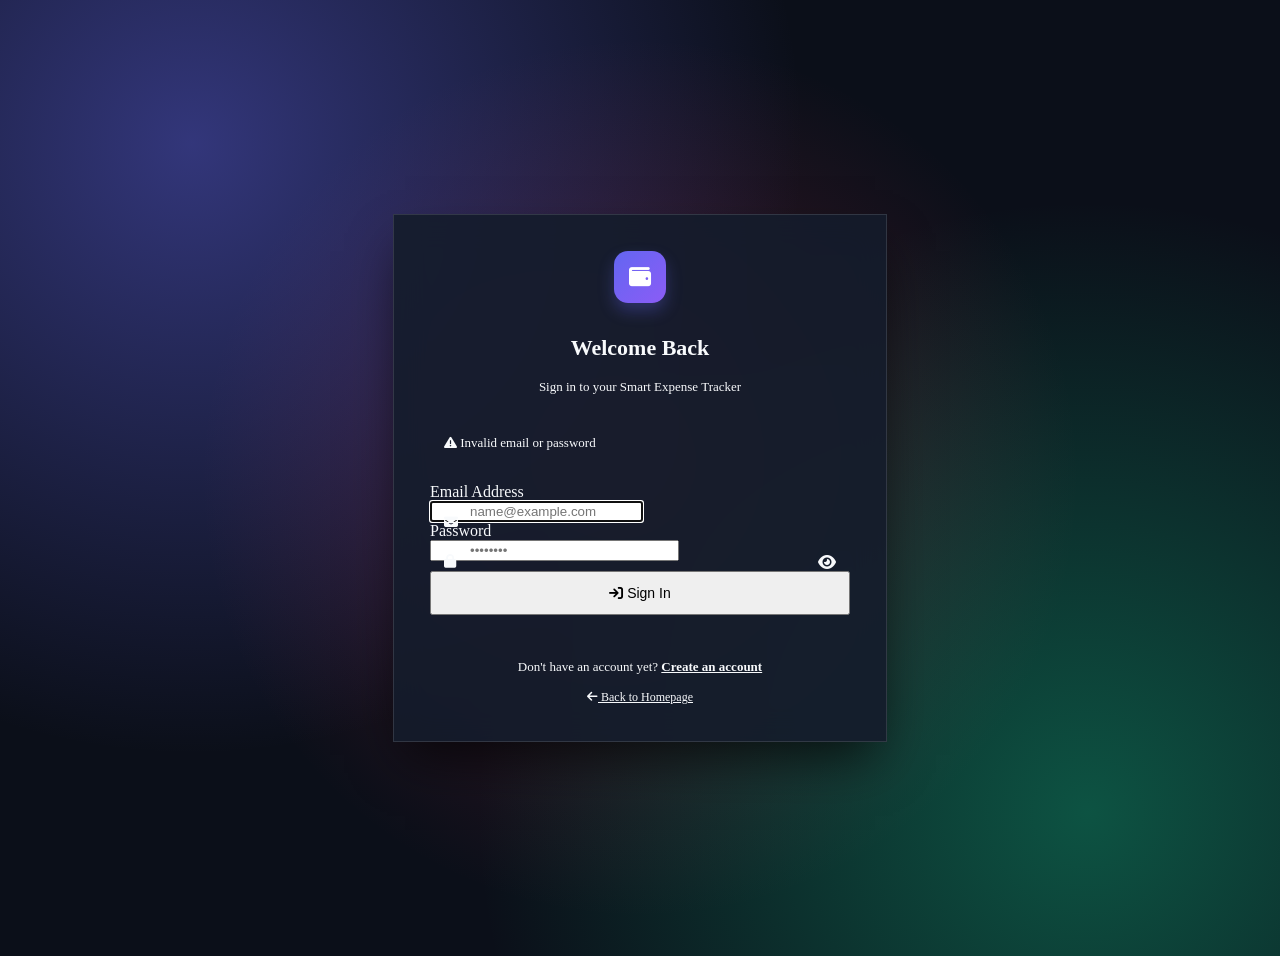
<file: src/main/resources/templates/login.html>
<!--
  Organization: Orbytes Global Solutions, Owner: Logaraj S, Created at: 2026-10-11
  Description: Modern authentication login page with fintech design tokens.
-->
<!DOCTYPE html>
<html xmlns:th="http://www.thymeleaf.org" lang="en">
<head>
  <meta charset="UTF-8">
  <meta name="viewport" content="width=device-width, initial-scale=1.0">
  <title>Login | Smart Expense Tracker</title>
  
  <link rel="preconnect" href="https://fonts.googleapis.com">
  <link rel="preconnect" href="https://fonts.gstatic.com" crossorigin>
  <link href="https://fonts.googleapis.com/css2?family=Inter:wght@400;500;600;700&family=Poppins:wght@600;700&display=swap" rel="stylesheet">
  <link rel="stylesheet" href="https://cdnjs.cloudflare.com/ajax/libs/font-awesome/6.5.1/css/all.min.css">
  <link rel="stylesheet" th:href="@{/css/app.css}">
  
  <script>
    (function() {
      const savedTheme = localStorage.getItem('theme') || 
        (window.matchMedia('(prefers-color-scheme: dark)').matches ? 'dark' : 'light');
      document.documentElement.setAttribute('data-theme', savedTheme);
    })();
  </script>
</head>
<body style="display: flex; align-items: center; justify-content: center; min-height: 100vh; padding: 20px; background: radial-gradient(circle at 15% 15%, rgba(99, 102, 241, 0.45) 0%, transparent 45%), radial-gradient(circle at 85% 85%, rgba(16, 185, 129, 0.40) 0%, transparent 45%), radial-gradient(circle at 50% 50%, rgba(244, 63, 94, 0.25) 0%, transparent 55%), #0B0F19;">
  <div class="card" style="max-width: 420px; width: 100%; padding: 36px; border-radius: var(--radius-xl); box-shadow: 0 25px 50px -12px rgba(0, 0, 0, 0.7); background: rgba(21, 28, 44, 0.90); backdrop-filter: blur(16px); border: 1px solid rgba(255,255,255,0.12); color: #F8FAFC;">
    
    <div style="text-align: center; margin-bottom: 28px;">
      <div style="width: 52px; height: 52px; border-radius: 14px; background: linear-gradient(135deg, #6366F1, #8B5CF6); display: inline-flex; align-items: center; justify-content: center; color: white; font-size: 22px; margin-bottom: 14px; box-shadow: 0 8px 16px rgba(99,102,241,0.3);">
        <i class="fas fa-wallet"></i>
      </div>
      <h2 style="font-size: 22px; font-weight: 700; color: var(--text-main);">Welcome Back</h2>
      <p style="font-size: 13px; color: var(--text-muted); margin-top: 4px;">Sign in to your Smart Expense Tracker</p>
    </div>

    <!-- Error Alert -->
    <div th:if="${error}" class="alert-banner danger" style="padding: 12px 14px; margin-bottom: 20px; font-size: 13px;">
      <i class="fas fa-triangle-exclamation"></i>
      <span th:text="${error}">Invalid email or password</span>
    </div>

    <form method="POST" action="/login">
      <div class="form-group">
        <label class="form-label">Email Address</label>
        <div style="position: relative;">
          <input type="email" name="email" class="form-control" placeholder="name@example.com" style="padding-left: 38px;" required autofocus>
          <i class="fas fa-envelope" style="position: absolute; left: 14px; top: 14px; color: var(--text-muted); font-size: 14px;"></i>
        </div>
      </div>

      <div class="form-group">
        <label class="form-label">Password</label>
        <div style="position: relative;">
          <input type="password" name="password" id="loginPassword" class="form-control" placeholder="••••••••" style="padding-left: 38px; padding-right: 38px;" required>
          <i class="fas fa-lock" style="position: absolute; left: 14px; top: 14px; color: var(--text-muted); font-size: 14px;"></i>
          <i class="fas fa-eye" id="togglePasswordIcon" onclick="togglePasswordVisibility('loginPassword', 'togglePasswordIcon')" 
             style="position: absolute; right: 14px; top: 14px; color: var(--text-muted); cursor: pointer;"></i>
        </div>
      </div>

      <button type="submit" class="btn btn-primary" style="width: 100%; padding: 12px; margin-top: 10px; font-size: 14px;">
        <i class="fas fa-arrow-right-to-bracket"></i> Sign In
      </button>
    </form>

    <div style="text-align: center; margin-top: 24px; padding-top: 20px; border-top: 1px solid var(--border-color); font-size: 13px; color: var(--text-muted);">
      Don't have an account yet? 
      <a href="/register" style="font-weight: 600; color: var(--primary-500);">Create an account</a>
    </div>

    <div style="text-align: center; margin-top: 12px;">
      <a href="/" style="font-size: 12px; color: var(--text-muted);">
        <i class="fas fa-arrow-left"></i> Back to Homepage
      </a>
    </div>
  </div>

  <script>
    function togglePasswordVisibility(inputId, iconId) {
      const input = document.getElementById(inputId);
      const icon = document.getElementById(iconId);
      if (input.type === 'password') {
        input.type = 'text';
        icon.className = 'fas fa-eye-slash';
      } else {
        input.type = 'password';
        icon.className = 'fas fa-eye';
      }
    }
  </script>
</body>
</html>
</file>
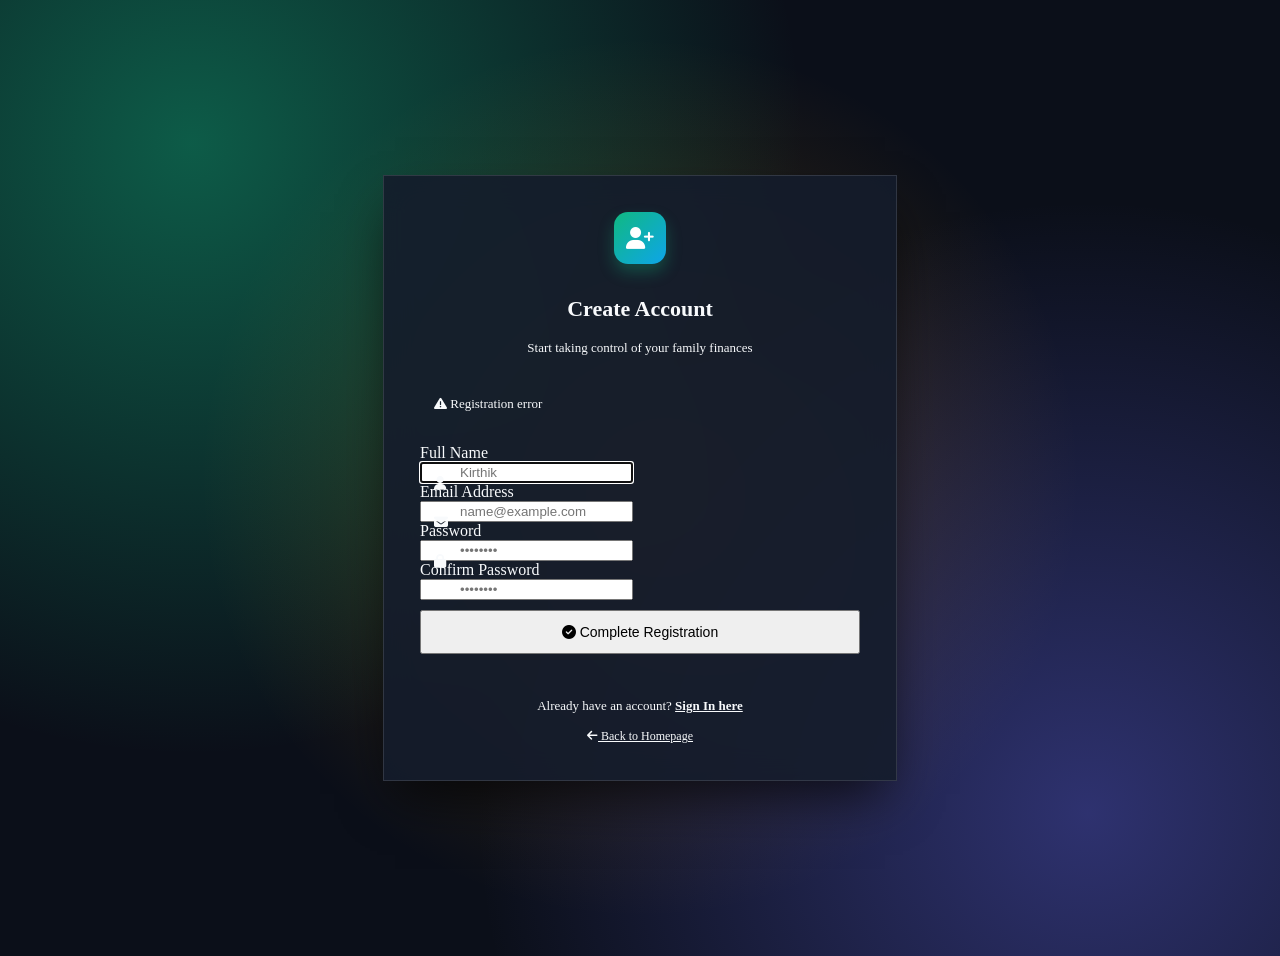
<file: src/main/resources/templates/register.html>
<!--
  Organization: Orbytes Global Solutions, Owner: Logaraj S, Created at: 2026-10-11
  Description: Modern authentication register page with fintech design tokens.
-->
<!DOCTYPE html>
<html xmlns:th="http://www.thymeleaf.org" lang="en">
<head>
  <meta charset="UTF-8">
  <meta name="viewport" content="width=device-width, initial-scale=1.0">
  <title>Register | Smart Expense Tracker</title>
  
  <link rel="preconnect" href="https://fonts.googleapis.com">
  <link rel="preconnect" href="https://fonts.gstatic.com" crossorigin>
  <link href="https://fonts.googleapis.com/css2?family=Inter:wght@400;500;600;700&family=Poppins:wght@600;700&display=swap" rel="stylesheet">
  <link rel="stylesheet" href="https://cdnjs.cloudflare.com/ajax/libs/font-awesome/6.5.1/css/all.min.css">
  <link rel="stylesheet" th:href="@{/css/app.css}">
  
  <script>
    (function() {
      const savedTheme = localStorage.getItem('theme') || 
        (window.matchMedia('(prefers-color-scheme: dark)').matches ? 'dark' : 'light');
      document.documentElement.setAttribute('data-theme', savedTheme);
    })();
  </script>
</head>
<body style="display: flex; align-items: center; justify-content: center; min-height: 100vh; padding: 20px; background: radial-gradient(circle at 15% 15%, rgba(16, 185, 129, 0.45) 0%, transparent 45%), radial-gradient(circle at 85% 85%, rgba(99, 102, 241, 0.40) 0%, transparent 45%), radial-gradient(circle at 50% 50%, rgba(245, 158, 11, 0.25) 0%, transparent 55%), #0B0F19;">
  <div class="card" style="max-width: 440px; width: 100%; padding: 36px; border-radius: var(--radius-xl); box-shadow: 0 25px 50px -12px rgba(0, 0, 0, 0.7); background: rgba(21, 28, 44, 0.90); backdrop-filter: blur(16px); border: 1px solid rgba(255,255,255,0.12); color: #F8FAFC;">
    
    <div style="text-align: center; margin-bottom: 28px;">
      <div style="width: 52px; height: 52px; border-radius: 14px; background: linear-gradient(135deg, #10B981, #0EA5E9); display: inline-flex; align-items: center; justify-content: center; color: white; font-size: 22px; margin-bottom: 14px; box-shadow: 0 8px 16px rgba(16,185,129,0.3);">
        <i class="fas fa-user-plus"></i>
      </div>
      <h2 style="font-size: 22px; font-weight: 700; color: var(--text-main);">Create Account</h2>
      <p style="font-size: 13px; color: var(--text-muted); margin-top: 4px;">Start taking control of your family finances</p>
    </div>

    <!-- Error Alert -->
    <div th:if="${error}" class="alert-banner danger" style="padding: 12px 14px; margin-bottom: 20px; font-size: 13px;">
      <i class="fas fa-triangle-exclamation"></i>
      <span th:text="${error}">Registration error</span>
    </div>

    <form method="POST" action="/register" onsubmit="return validatePasswords()">
      <div class="form-group">
        <label class="form-label">Full Name</label>
        <div style="position: relative;">
          <input type="text" name="name" class="form-control" placeholder="Kirthik" style="padding-left: 38px;" required autofocus>
          <i class="fas fa-user" style="position: absolute; left: 14px; top: 14px; color: var(--text-muted); font-size: 14px;"></i>
        </div>
      </div>

      <div class="form-group">
        <label class="form-label">Email Address</label>
        <div style="position: relative;">
          <input type="email" name="email" class="form-control" placeholder="name@example.com" style="padding-left: 38px;" required>
          <i class="fas fa-envelope" style="position: absolute; left: 14px; top: 14px; color: var(--text-muted); font-size: 14px;"></i>
        </div>
      </div>

      <div class="form-group">
        <label class="form-label">Password</label>
        <div style="position: relative;">
          <input type="password" name="password" id="regPassword" class="form-control" placeholder="••••••••" style="padding-left: 38px;" required minlength="6">
          <i class="fas fa-lock" style="position: absolute; left: 14px; top: 14px; color: var(--text-muted); font-size: 14px;"></i>
        </div>
      </div>

      <div class="form-group">
        <label class="form-label">Confirm Password</label>
        <div style="position: relative;">
          <input type="password" name="confirmPassword" id="regConfirmPassword" class="form-control" placeholder="••••••••" style="padding-left: 38px;" required minlength="6">
          <i class="fas fa-shield-check" style="position: absolute; left: 14px; top: 14px; color: var(--text-muted); font-size: 14px;"></i>
        </div>
        <div id="passwordMismatchMsg" style="display: none; color: var(--rose-500); font-size: 12px; margin-top: 4px;">
          Passwords do not match.
        </div>
      </div>

      <button type="submit" class="btn btn-emerald" style="width: 100%; padding: 12px; margin-top: 10px; font-size: 14px;">
        <i class="fas fa-circle-check"></i> Complete Registration
      </button>
    </form>

    <div style="text-align: center; margin-top: 24px; padding-top: 20px; border-top: 1px solid var(--border-color); font-size: 13px; color: var(--text-muted);">
      Already have an account? 
      <a href="/login" style="font-weight: 600; color: var(--primary-500);">Sign In here</a>
    </div>

    <div style="text-align: center; margin-top: 12px;">
      <a href="/" style="font-size: 12px; color: var(--text-muted);">
        <i class="fas fa-arrow-left"></i> Back to Homepage
      </a>
    </div>
  </div>

  <script>
    function validatePasswords() {
      const p1 = document.getElementById('regPassword').value;
      const p2 = document.getElementById('regConfirmPassword').value;
      const msg = document.getElementById('passwordMismatchMsg');
      if (p1 !== p2) {
        msg.style.display = 'block';
        return false;
      }
      msg.style.display = 'none';
      return true;
    }
  </script>
</body>
</html>
</file>
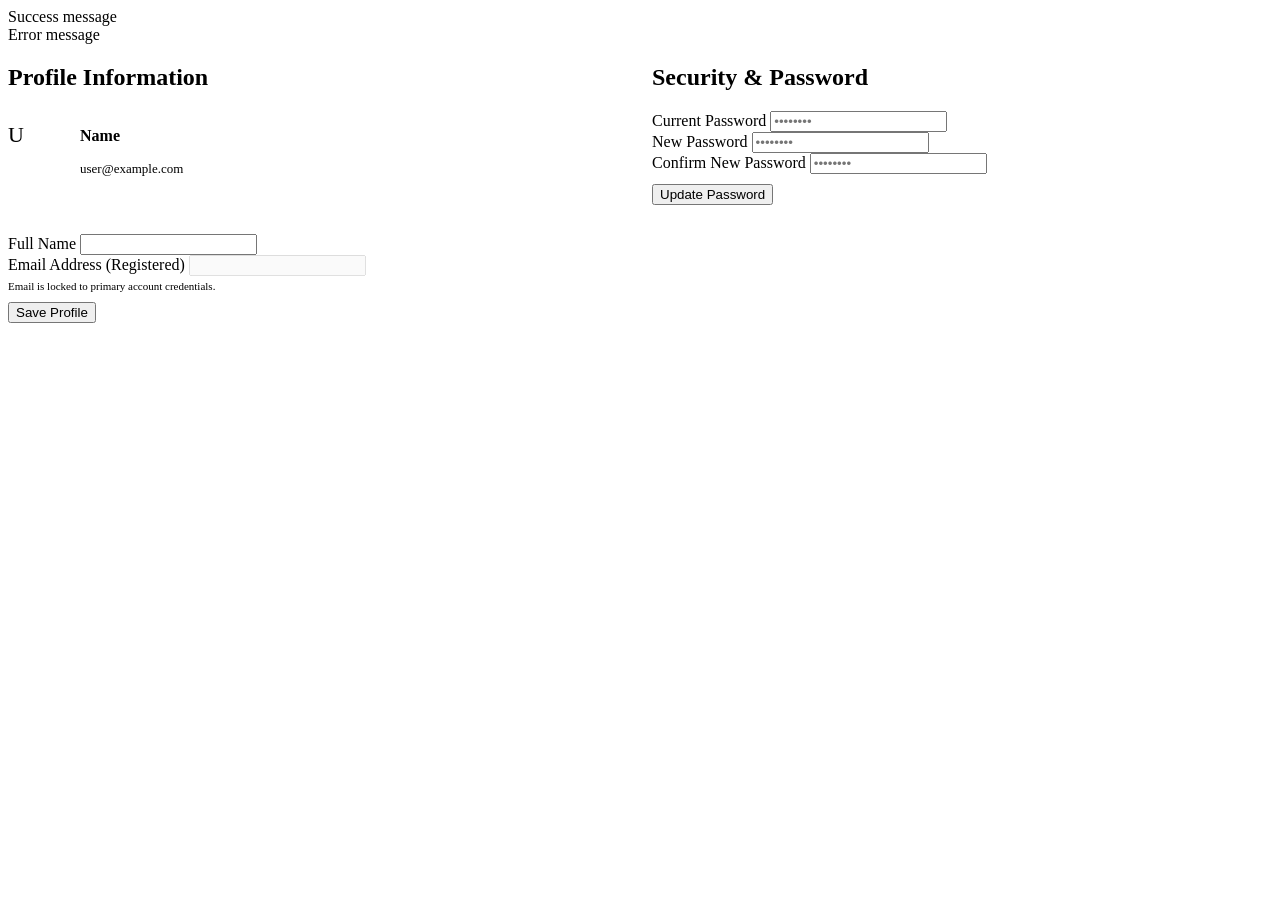
<file: src/main/resources/templates/settings.html>
<!--
  Organization: Orbytes Global Solutions, Owner: Logaraj S, Created at: 2026-10-11
  Description: Modern settings and security management page matching fintech design tokens.
-->
<!DOCTYPE html>
<html xmlns:th="http://www.thymeleaf.org" lang="en">
<head th:replace="~{fragments/layout :: head}"></head>
<body>
  <div class="app-layout" data-page="settings" th:with="activePage='settings', pageTitle='Account & Security Settings', pageSubtitle='Manage your personal profile and authentication credentials'">
    <aside th:replace="~{fragments/layout :: sidebar}"></aside>

    <div class="app-main">
      <header th:replace="~{fragments/layout :: topbar}"></header>

      <div class="page-container">
        <!-- Flash Messages -->
        <div th:if="${message}" class="alert-banner success">
          <i class="fas fa-circle-check"></i>
          <span th:text="${message}">Success message</span>
        </div>
        <div th:if="${error}" class="alert-banner danger">
          <i class="fas fa-triangle-exclamation"></i>
          <span th:text="${error}">Error message</span>
        </div>

        <div style="display: grid; grid-template-columns: repeat(auto-fit, minmax(360px, 1fr)); gap: 24px;">
          <!-- Profile Settings Panel -->
          <div class="card">
            <div class="card-header">
              <h2><i class="fas fa-user-circle"></i> Profile Information</h2>
            </div>

            <div style="display: flex; align-items: center; gap: 16px; margin-bottom: 24px; padding-bottom: 20px; border-bottom: 1px solid var(--border-color);">
              <div class="user-avatar" style="width: 56px; height: 56px; font-size: 22px;"
                   th:text="${#strings.substring(session.user_name != null ? session.user_name : 'User', 0, 1)}">
                U
              </div>
              <div>
                <h3 style="font-size: 16px; font-weight: 700;" th:text="${session.user_name != null ? session.user_name : 'Account User'}">Name</h3>
                <p style="font-size: 13px; color: var(--text-muted);" th:text="${user != null ? user.email : session.user_email}">user@example.com</p>
              </div>
            </div>

            <form method="post" action="/settings/profile">
              <div class="form-group">
                <label class="form-label">Full Name</label>
                <input type="text" id="name" name="name" class="form-control" 
                       th:value="${session.user_name}" required>
              </div>

              <div class="form-group">
                <label class="form-label">Email Address (Registered)</label>
                <input type="email" class="form-control" 
                       th:value="${user != null ? user.email : session.user_email}" disabled style="opacity: 0.7; cursor: not-allowed;">
                <small style="color: var(--text-muted); font-size: 11px; margin-top: 4px; display: block;">
                  Email is locked to primary account credentials.
                </small>
              </div>

              <button type="submit" class="btn btn-primary" style="margin-top: 10px;">
                <i class="fas fa-save"></i> Save Profile
              </button>
            </form>
          </div>

          <!-- Password / Security Panel -->
          <div class="card">
            <div class="card-header">
              <h2><i class="fas fa-lock"></i> Security & Password</h2>
            </div>

            <form method="post" action="/settings/password">
              <div class="form-group">
                <label class="form-label">Current Password</label>
                <input type="password" id="currentPassword" name="currentPassword" class="form-control" placeholder="••••••••" required>
              </div>

              <div class="form-group">
                <label class="form-label">New Password</label>
                <input type="password" id="newPassword" name="newPassword" class="form-control" placeholder="••••••••" required>
              </div>

              <div class="form-group">
                <label class="form-label">Confirm New Password</label>
                <input type="password" id="confirmPassword" name="confirmPassword" class="form-control" placeholder="••••••••" required>
              </div>

              <button type="submit" class="btn btn-emerald" style="margin-top: 10px;">
                <i class="fas fa-key"></i> Update Password
              </button>
            </form>
          </div>
        </div>

      </div>
    </div>
  </div>

  <div th:replace="~{fragments/layout :: quickAddModals}"></div>
  <div th:replace="~{fragments/layout :: scripts}"></div>
</body>
</html>
</file>
